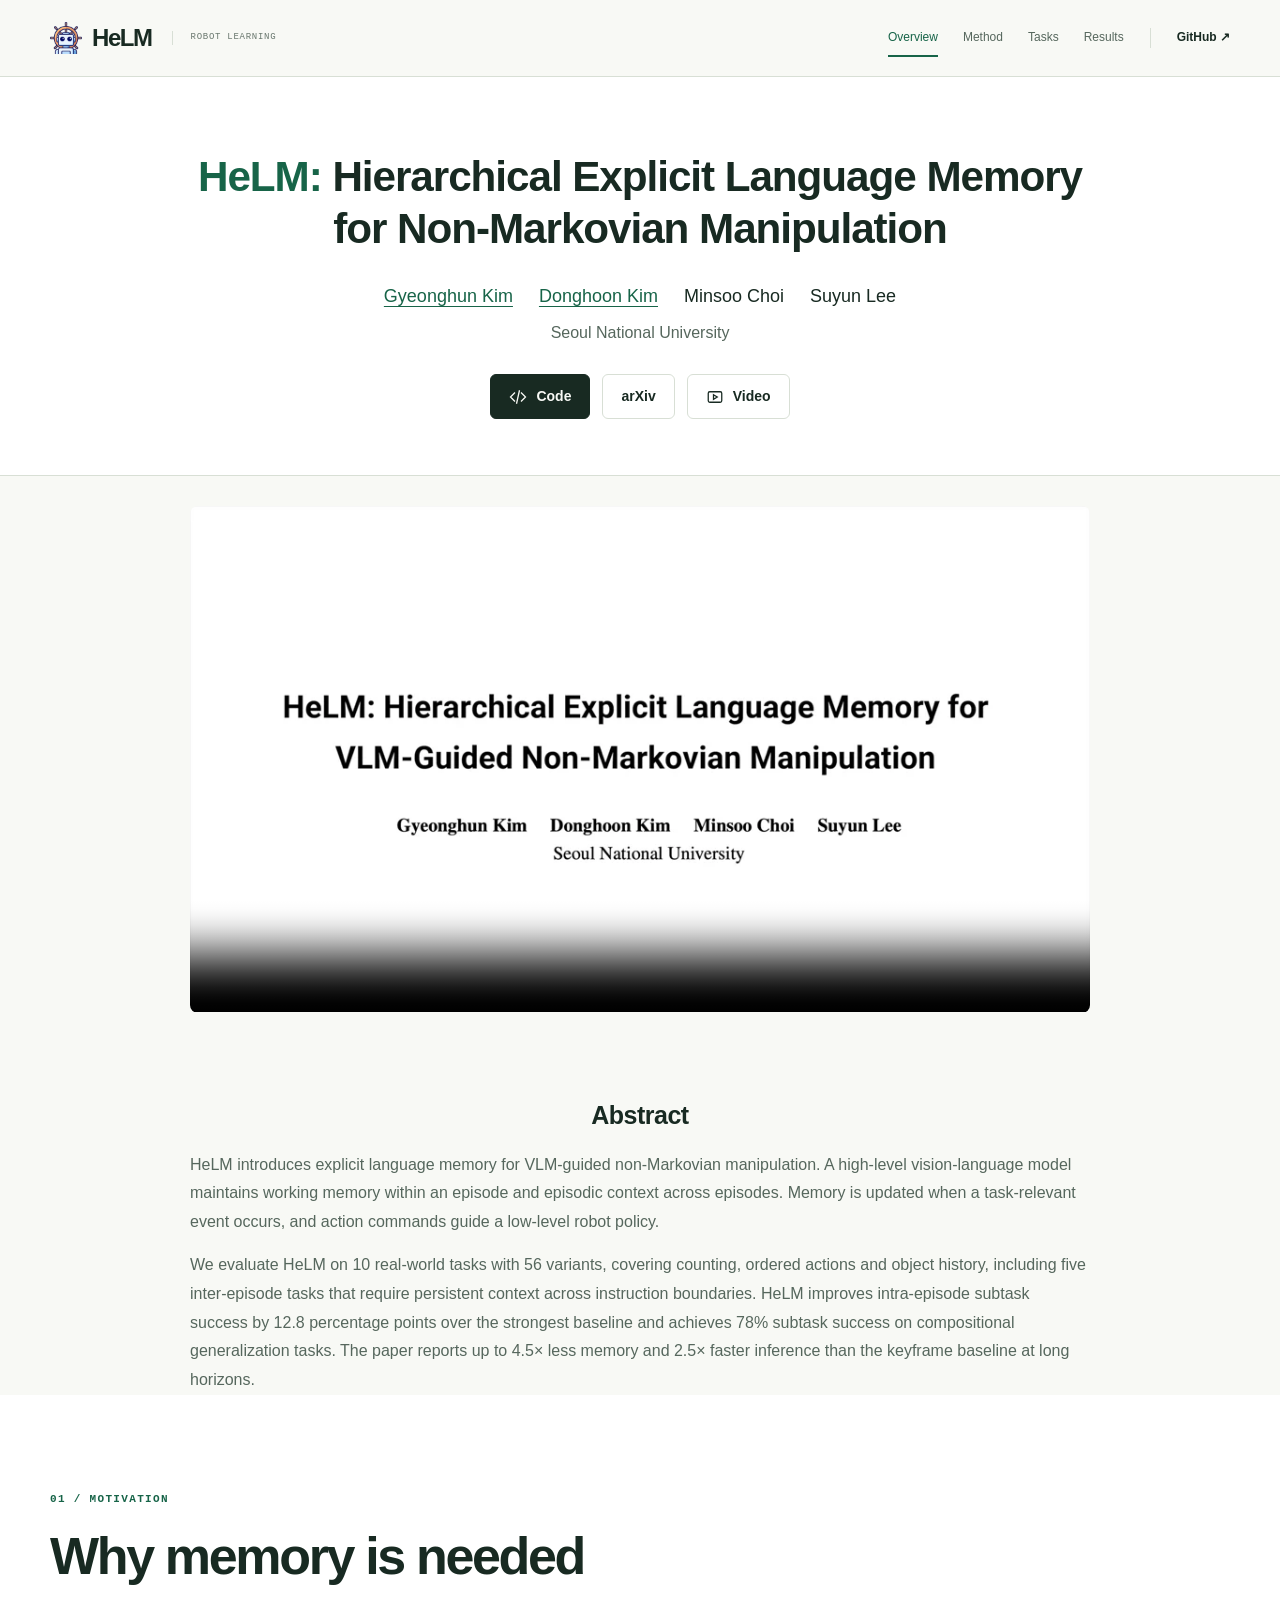
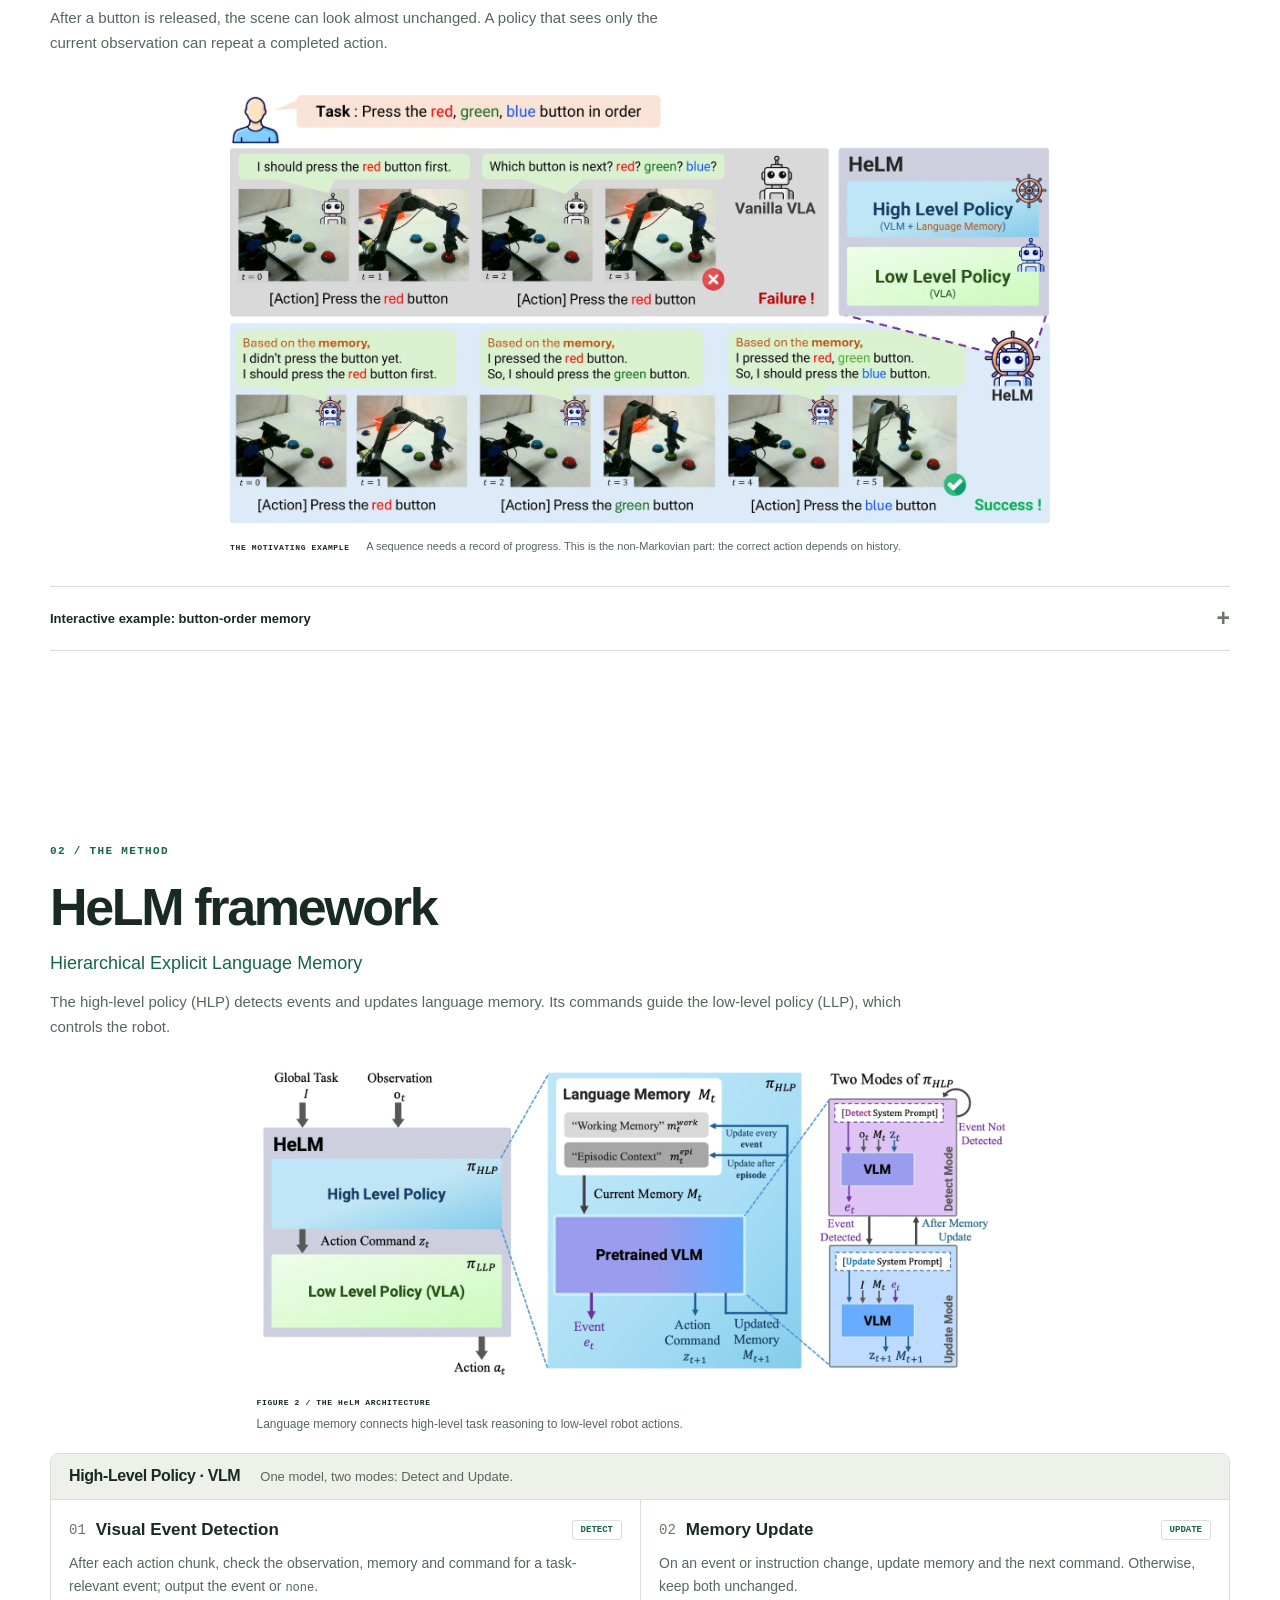
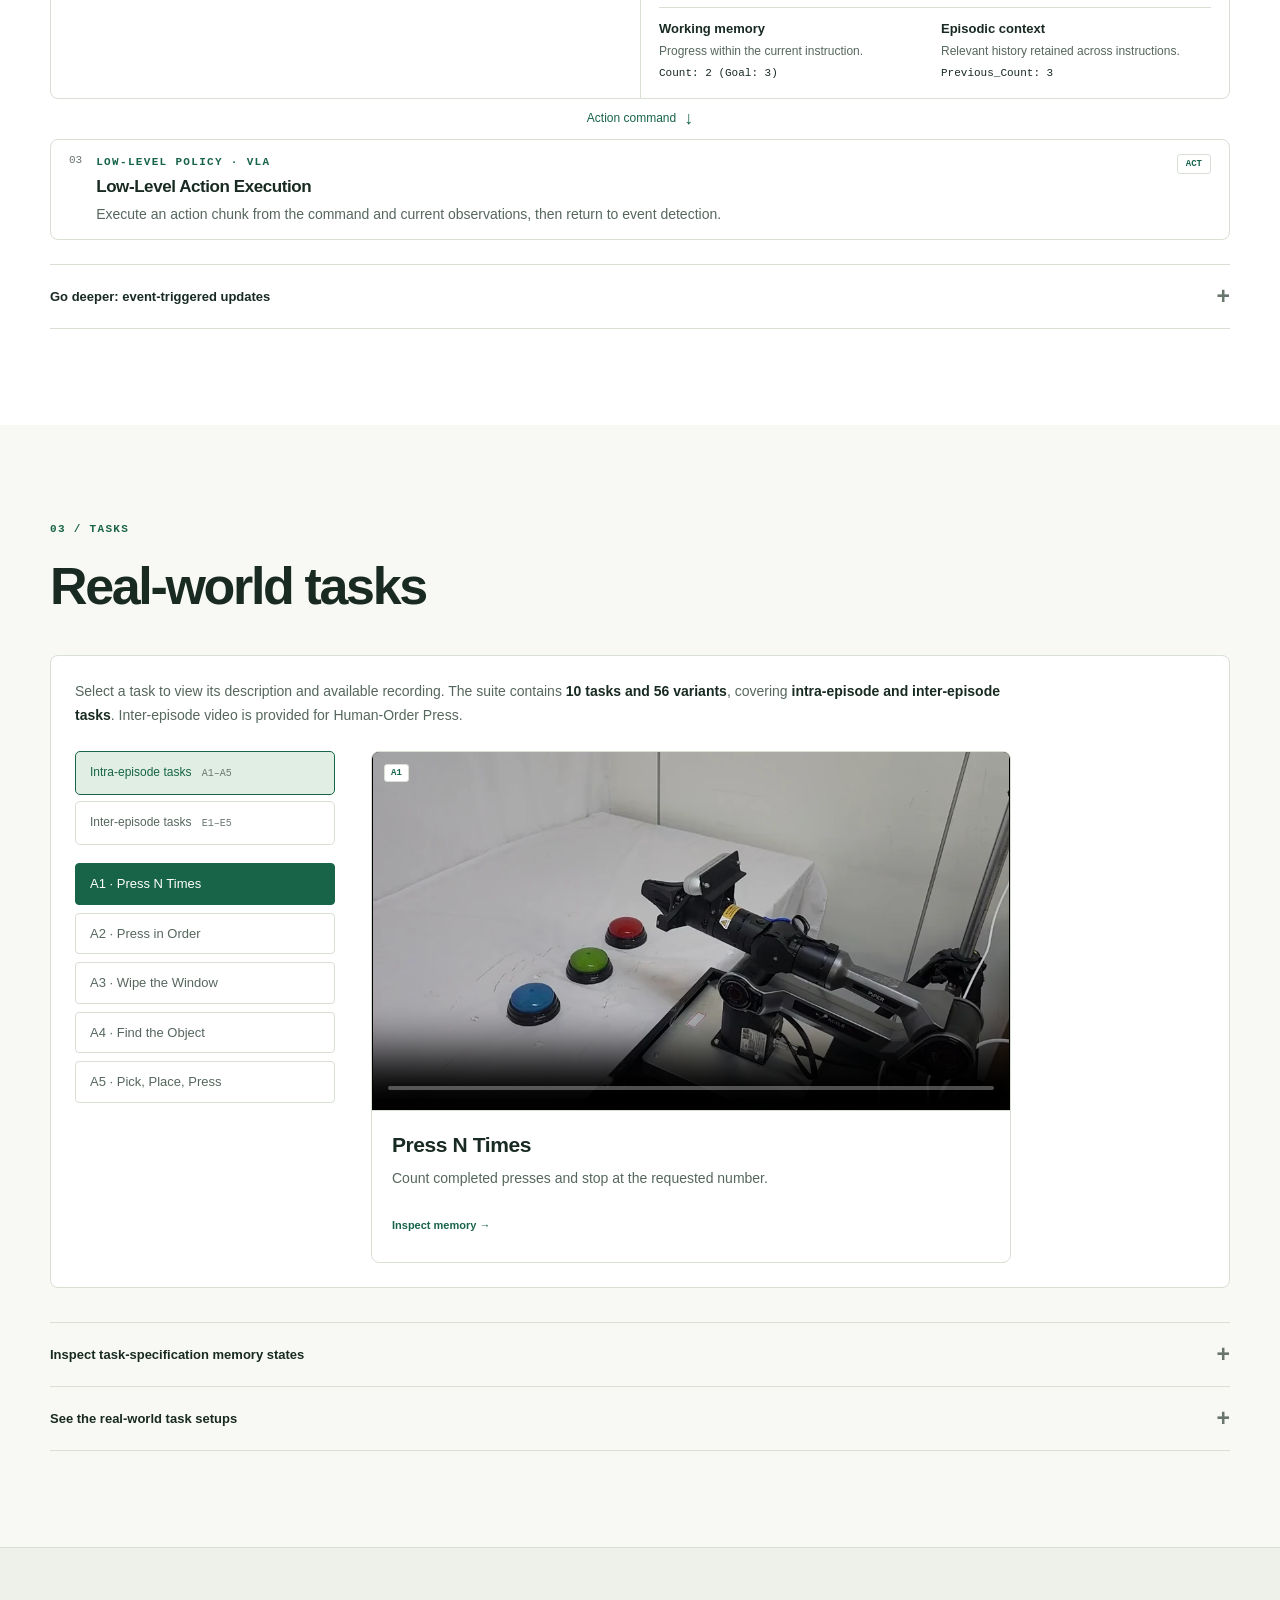
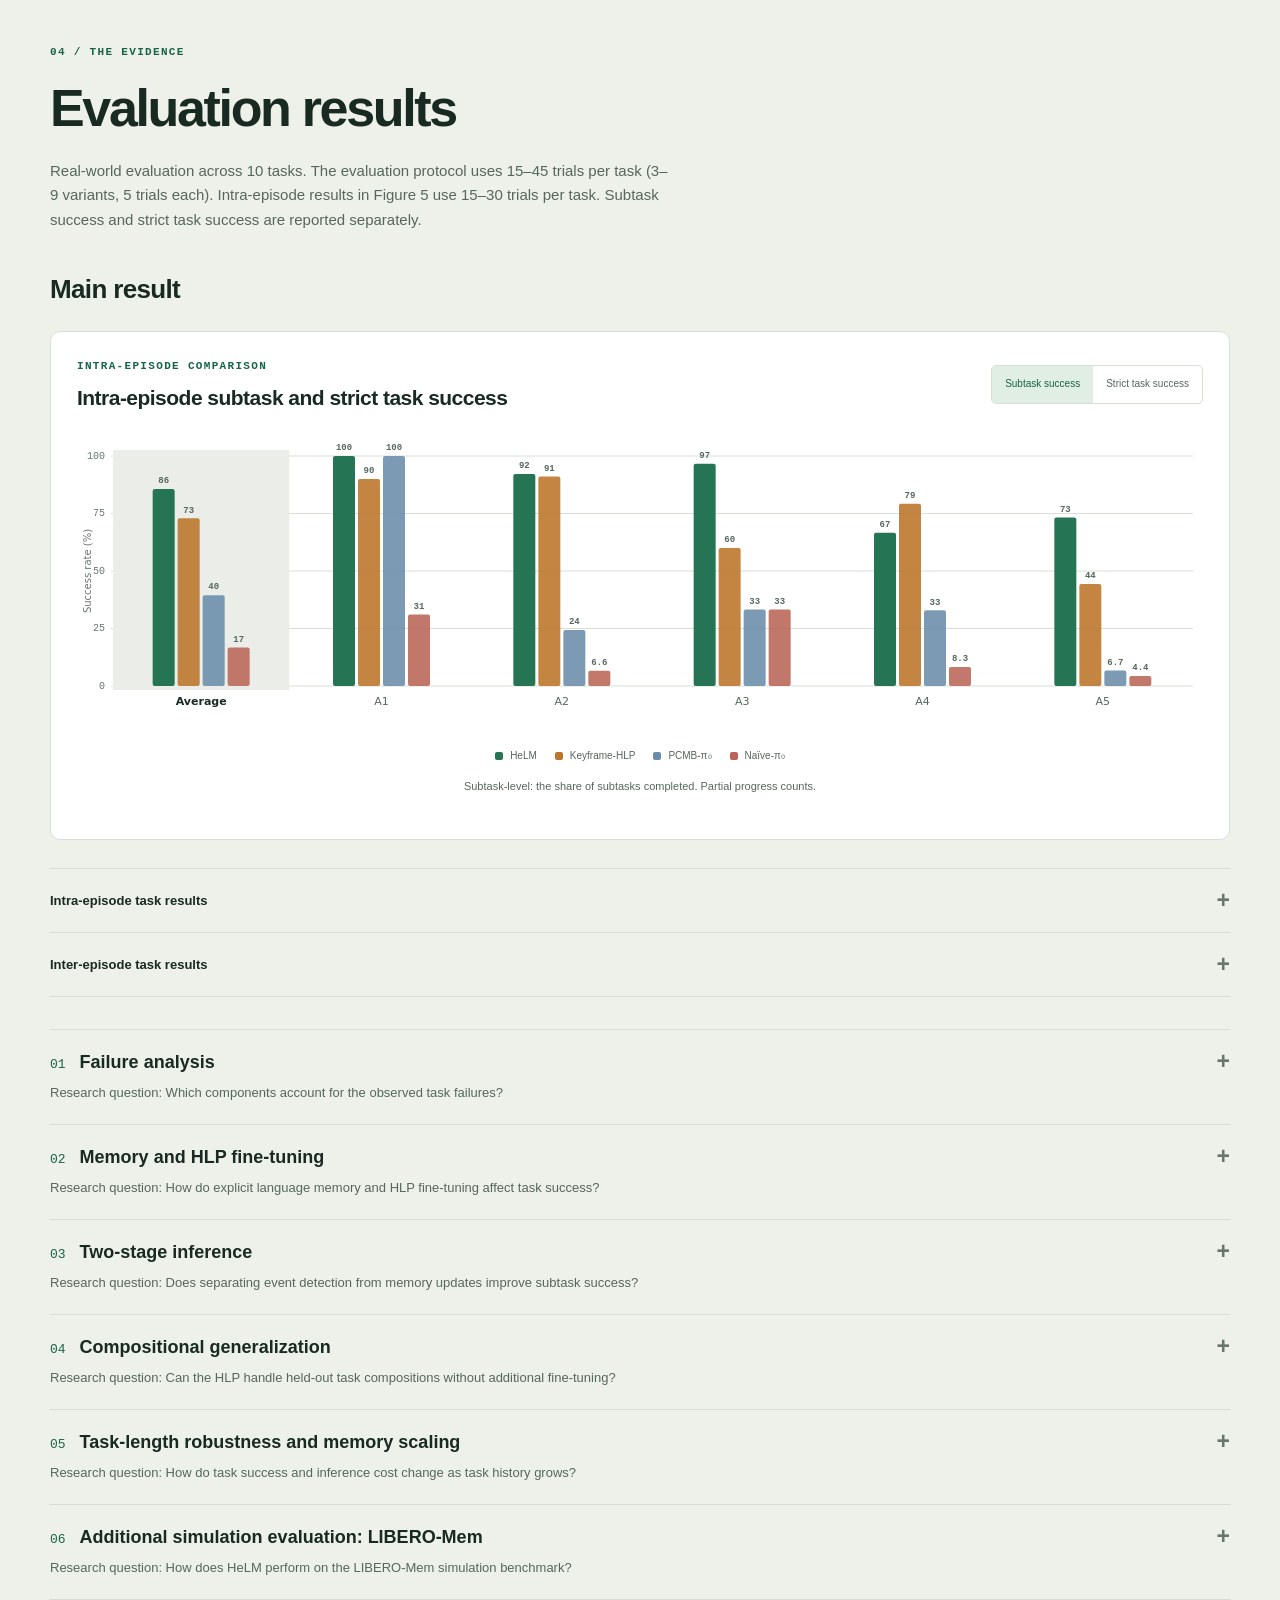
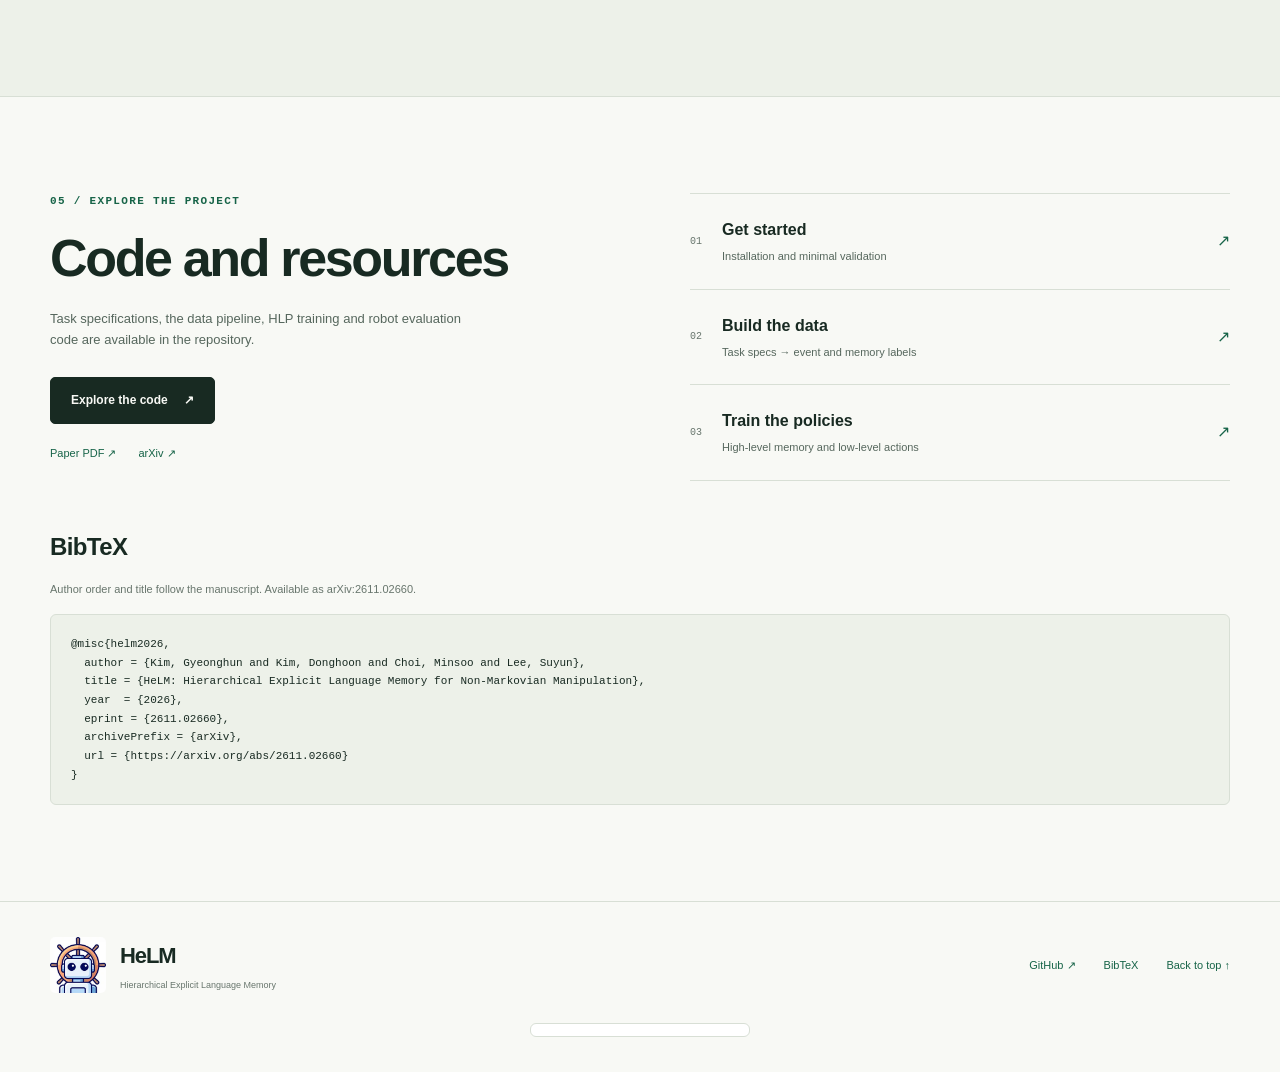
<file: docs/index.html>
<!DOCTYPE html>
<html lang="en">
<head>
<meta charset="utf-8">
<meta name="viewport" content="width=device-width, initial-scale=1">
<meta name="color-scheme" content="light">
<title>HeLM: Hierarchical Explicit Language Memory for Non-Markovian Manipulation</title>
<meta name="description" content="HeLM establishes explicit natural language as a memory representation for VLA-based robot manipulation, with a working-episodic structure and event-triggered updates.">

<!-- og:image must be an absolute URL — scrapers do not resolve relative paths.
     It is also a JPEG rather than the WebP source, since some scrapers
     (LinkedIn in particular) still do not render WebP previews. -->
<meta property="og:type" content="website">
<meta property="og:url" content="https://kimspacehuni.github.io/HeLM/">
<meta property="og:title" content="HeLM: Hierarchical Explicit Language Memory for Non-Markovian Manipulation">
<meta property="og:description" content="Explicit language as a memory representation for VLA-based manipulation. 12.8 percentage points higher intra-episode subtask success than the strongest baseline, 78% compositional generalization, and up to 4.5x less memory at long horizons.">
<meta property="og:image" content="https://kimspacehuni.github.io/HeLM/static/images/og_card.jpg">
<meta property="og:image:width" content="1200">
<meta property="og:image:height" content="626">
<meta property="og:image:alt" content="A vanilla VLA presses the red button twice and fails, while HeLM tracks progress in language memory and completes the red-green-blue sequence.">
<meta name="twitter:card" content="summary_large_image">


<link rel="stylesheet" href="static/css/style.css?v=compact-method-20261104">
<link rel="icon" type="image/png" href="static/images/favicon.png">
</head>
<body>
<a class="skip-link" href="#main">Skip to content</a>
<nav id="nav" aria-label="Main navigation">
  <div class="nav-inner">
    <a class="nav-brand" href="#top" aria-label="HeLM home"><img class="brand-mascot" src="static/images/mascot-mark.webp" width="32" height="32" alt="">HeLM<span class="brand-caption">ROBOT LEARNING</span></a>
    <div class="nav-links">
      <a href="#overview">Overview</a><a href="#method">Method</a><a href="#tasks">Tasks</a><a href="#results">Results</a>
    </div>
    <a class="nav-code" href="https://github.com/kimspacehuni/HeLM">GitHub <span aria-hidden="true">↗</span></a>
  </div>
</nav>
<main id="main" tabindex="-1">
<header class="hero" id="top">
  <div class="wrap paper-header">
    <h1 class="paper-title"><span class="paper-title-line"><span class="paper-acronym">HeLM:</span> Hierarchical Explicit Language Memory</span> <span class="paper-title-line">for Non-Markovian Manipulation</span></h1>
    <div class="paper-authors" aria-label="Authors"><a href="https://kimspacehuni.github.io/">Gyeonghun Kim</a><a href="https://scholar.google.com/citations?user=FKPOG1EAAAAJ&amp;hl=ko&amp;oi=sra">Donghoon Kim</a><span>Minsoo Choi</span><span>Suyun Lee</span></div><p class="paper-affiliation">Seoul National University</p>
    <div class="paper-links" aria-label="Paper resources">
      <a class="btn primary" href="https://github.com/kimspacehuni/HeLM"><svg viewBox="0 0 24 24" aria-hidden="true" fill="none" stroke="currentColor" stroke-width="1.7"><path d="m8 6-6 6 6 6M16 6l6 6-6 6M14 3l-4 18"/></svg>Code</a>
      <a class="btn paper-video" id="link-arxiv" href="https://arxiv.org/abs/2611.02660">arXiv</a>
      <a class="btn paper-video" href="#video"><svg viewBox="0 0 24 24" aria-hidden="true" fill="none" stroke="currentColor" stroke-width="1.7"><rect x="3" y="5" width="18" height="14" rx="2"/><path d="m10 9 5 3-5 3z"/></svg>Video</a>
    </div>
  </div>
</header>

<section id="video" class="section featured-demo" aria-label="HeLM demo video">
  <div class="wrap abstract-content"><div class="video-frame"><video controls preload="none" playsinline width="1920" height="1080" poster="static/images/videos/helm_demo.webp?v=projectpage-20261104" aria-label="HeLM demo video"><source src="static/videos/helm_demo.mp4?v=projectpage-20261104" type="video/mp4">Your browser does not support embedded video. <a href="static/videos/helm_demo.mp4?v=projectpage-20261104">Download the demo video.</a></video></div></div>
</section>


<section id="overview" class="paper-overview">
  <div class="wrap abstract-content">
    <h2>Abstract</h2>
    <p>HeLM introduces explicit language memory for VLM-guided non-Markovian manipulation. A high-level vision-language model maintains working memory within an episode and episodic context across episodes. Memory is updated when a task-relevant event occurs, and action commands guide a low-level robot policy.</p>
    <p>We evaluate HeLM on 10 real-world tasks with 56 variants, covering counting, ordered actions and object history, including five inter-episode tasks that require persistent context across instruction boundaries. HeLM improves intra-episode subtask success by 12.8 percentage points over the strongest baseline and achieves 78% subtask success on compositional generalization tasks. The paper reports up to 4.5× less memory and 2.5× faster inference than the keyframe baseline at long horizons.</p>
  </div>
</section>

<section id="problem" class="section motivation">
  <div class="wrap">
    <div class="section-heading"><p class="eyebrow">01 / MOTIVATION</p><h2>Why memory is needed</h2><p>After a button is released, the scene can look almost unchanged. A policy that sees only the current observation can repeat a completed action.</p></div>
    <figure class="paper-figure"><img src="static/figures/fig1_teaser.webp" alt="A vanilla policy repeats the red-button press, while HeLM remembers completed presses and follows the red, green, blue order." width="1800" height="939" loading="lazy"><figcaption><span class="figure-tag">THE MOTIVATING EXAMPLE</span> A sequence needs a record of progress. This is the non-Markovian part: the correct action depends on history.</figcaption></figure>
    <details class="research-detail sequence-example">
      <summary>Interactive example: button-order memory <span aria-hidden="true">+</span></summary>
      <div class="detail-content example-content"><div class="example-explanation"><h3>Progress determines the next action</h3><p>The instruction stays the same: press red, green, then blue. Select a step to see how the memory records completed presses and changes the next command.</p><p class="small-note">Photographs illustrate the selected button action. Progress and commands follow the task specification; photos are not synchronized rollout frames.</p></div>
    <div class="sequence-demo" role="region" aria-label="Button sequence example">
      <div class="example-visual"><div class="demo-topline"><span><span class="live-dot"></span> TASK-SPECIFICATION EXAMPLE</span><span class="mono">A2 / RGB</span></div>
      <div class="demo-instruction">“Press <span class="word-red">red</span>, <span class="word-green">green</span>, then <span class="word-blue">blue</span>.”</div>
      <div class="hero-scene"><div id="hero-scene"></div></div></div>
      <div class="example-controls">
      <div class="hero-memory" aria-live="polite" aria-atomic="true">
        <div class="memory-label"><span class="status-dot"></span> WHAT HeLM REMEMBERS</div>
        <p id="hero-progress">Progress: red</p>
        <div class="next-action"><span>Next action</span><strong id="hero-action">Press the green button <span aria-hidden="true">→</span></strong></div>
      </div>
      <div class="hero-stepper" role="group" aria-label="Example sequence step">
        <button type="button" data-hero-step="0" aria-pressed="false">Start</button>
        <button type="button" data-hero-step="1" aria-pressed="true">After red</button>
        <button type="button" data-hero-step="2" aria-pressed="false">After green</button>
        <button type="button" data-hero-step="3" aria-pressed="false">Done</button>
      </div>
      <p class="demo-hint">Select a step. The memory changes the next action.</p></div>
    </div>
      </div>
    </details>
  </div>
</section>

<section id="method" class="section method-section">
  <div class="wrap">
    <div class="section-heading"><p class="eyebrow">02 / THE METHOD</p><h2>HeLM framework</h2><p class="method-acronym">Hierarchical Explicit Language Memory</p><p>The high-level policy (HLP) detects events and updates language memory. Its commands guide the low-level policy (LLP), which controls the robot.</p></div>
    <figure class="method-figure">
      <div class="figure-scroll">
        <img src="static/figures/fig2_arch.webp" alt="HeLM architecture from the paper: the high-level policy reads the instruction, current observation and language memory, then sends action commands to the low-level VLA policy. Working memory tracks events; episodic context carries information across episodes. The shared VLM uses detect mode to watch for events and update mode to revise memory and the next command." width="1800" height="746" loading="lazy">
      </div>
      <figcaption><div><span class="figure-tag">FIGURE 2 / THE HeLM ARCHITECTURE</span><p>Language memory connects high-level task reasoning to low-level robot actions.</p></div></figcaption>
    </figure>
    <div class="policy-flow">
      <section class="hlp-policy" aria-labelledby="hlp-title">
        <div class="policy-heading"><h3 id="hlp-title">High-Level Policy · VLM</h3><p>One model, two modes: Detect and Update.</p></div>
        <ol class="hlp-steps">
          <li><span class="step-number">01</span><h4>Visual Event Detection</h4><p>After each action chunk, check the observation, memory and command for a task-relevant event; output the event or <code>none</code>.</p><span class="step-tag">DETECT</span></li>
          <li><span class="step-number">02</span><h4>Memory Update</h4><p>On an event or instruction change, update memory and the next command. Otherwise, keep both unchanged.</p><dl class="update-memory"><div><dt>Working memory</dt><dd>Progress within the current instruction.<code>Count: 2 (Goal: 3)</code></dd></div><div><dt>Episodic context</dt><dd>Relevant history retained across instructions.<code>Previous_Count: 3</code></dd></div></dl><span class="step-tag">UPDATE</span></li>
        </ol>
      </section>
      <div class="command-handoff">Action command <span aria-hidden="true">↓</span></div>
      <section class="llp-policy" aria-labelledby="llp-title"><span class="step-number">03</span><div><p class="eyebrow">LOW-LEVEL POLICY · VLA</p><h3 id="llp-title">Low-Level Action Execution</h3><p>Execute an action chunk from the command and current observations, then return to event detection.</p></div><span class="step-tag">ACT</span></section>
    </div>
    <details class="research-detail"><summary>Go deeper: event-triggered updates <span aria-hidden="true">+</span></summary><div class="detail-content"><p>Detect mode emits a task-relevant event or <code>none</code>. Update mode runs when an event is detected or the global instruction changes. Working memory tracks the current task; episodic context carries information across task boundaries.</p><figure class="paper-figure"><img src="static/figures/fig3_loop.webp?v=complete-20261104" alt="Detect and update calls across episodes, with working memory and episodic context updated at task events." width="1800" height="692" loading="lazy"><figcaption>The evaluation loop across intra-episode and inter-episode tasks.</figcaption></figure></div></details>
  </div>
</section>





<section id="tasks" class="section">
  <div class="wrap">
    <div class="section-heading"><p class="eyebrow">03 / TASKS</p><h2>Real-world tasks</h2></div>
    <div class="task-browser">
    <p class="task-intro">Select a task to view its description and available recording. The suite contains <strong>10 tasks and 56 variants</strong>, covering <strong>intra-episode and inter-episode tasks</strong>. Inter-episode video is provided for Human-Order Press.</p>
    <div class="task-sidebar">
    <div class="tabs" role="group" aria-label="Filter evaluation tasks"><button class="tab" type="button" data-filter="intra" aria-pressed="true">Intra-episode tasks <span>A1–A5</span></button><button class="tab" type="button" data-filter="inter" aria-pressed="false">Inter-episode tasks <span>E1–E5</span></button></div>
    <div id="task-choices" class="task-choices" role="group" aria-label="Choose one task"></div>
    </div>
    <div class="task-stage" id="task-grid"></div>
    </div>
    <noscript><p>A1–A5: counting, button order, window wiping, drawer search and pick/place/press. E1–E5: cumulative counting, human-demonstrated order, remaining-window wiping, remembered object location and original-position restoration.</p></noscript>

    <details id="memory" class="research-detail task-memory"><summary>Inspect task-specification memory states <span aria-hidden="true">+</span></summary><div class="detail-content"><p class="small-note">Select “Inspect memory” on a task to see its instructions, progress and memory states. These are task-specification examples, separate from the recorded videos. This explorer contains 51 repository variants; the paper evaluates 56 variants.</p>
    <div class="inspector" id="inspector" tabindex="0" role="region" aria-label="Interactive task memory explorer">
      <div class="insp-tabs" id="insp-tabs"></div>

      <div class="insp-head">
        <select id="insp-variant" aria-label="Task variant"></select>
        <div class="insp-instruction" id="insp-instruction" data-ep="Episode 1"></div>
      </div>

      <div class="insp-body">
        <div class="insp-scene"><div id="insp-scene"></div></div>
        <div class="insp-mem" id="insp-mem"></div>
      </div>

      <div class="insp-timeline" id="insp-timeline"></div>
      <div class="insp-controls">
        <button id="insp-play" type="button" aria-pressed="false" title="Play" aria-label="Play memory sequence">▶</button>
        <span class="insp-hint">Choose a task and variant. Play the sequence or select a step; use ← → when focused.</span>
      </div>
    </div>
    <p class="small-note explorer-note">Reference photographs switch to matching actions or outcomes when available; they are not synchronized rollout frames. Window regions use the robot’s frame. Missing drawer-specific photographs are marked as setup references. Progress and memory follow the task specifications. Playback timing is illustrative. For cross-episode memory, try E1 and follow the new-instruction marker.</p>
    </div></details>
    <details class="research-detail"><summary>See the real-world task setups <span aria-hidden="true">+</span></summary><div class="detail-content"><figure class="paper-figure task-setups-figure"><img src="static/figures/fig4_tasksuite.webp" alt="Real-world setups for five intra-episode tasks and five inter-episode tasks." width="1800" height="876" loading="lazy"><figcaption>Top: Intra-episode tasks (A1–A5). Bottom: Inter-episode tasks (E1–E5).</figcaption></figure></div></details>
  </div>
</section>

<section id="results" class="section tinted">
  <div class="wrap">
    <div class="section-heading"><p class="eyebrow">04 / THE EVIDENCE</p><h2>Evaluation results</h2><p>Real-world evaluation across 10 tasks. The evaluation protocol uses 15–45 trials per task (3–9 variants, 5 trials each). Intra-episode results in Figure 5 use 15–30 trials per task. Subtask success and strict task success are reported separately.</p></div>
    <div class="result-main" aria-labelledby="main-result-title"><h3 id="main-result-title">Main result</h3>
    <div class="result-chart-panel"><div class="chart-heading"><div><p class="eyebrow">INTRA-EPISODE COMPARISON</p><h3>Intra-episode subtask and strict task success</h3></div><div class="seg" role="group" aria-label="Success metric"><button type="button" data-metric="0" aria-pressed="true">Subtask success</button><button type="button" data-metric="1" aria-pressed="false">Strict task success</button></div></div><canvas id="chart-success" role="img" aria-label="Subtask and strict success rates for HeLM and three baselines across A1 to A5"></canvas><div class="legend"><span><i class="legend-ours"></i>HeLM</span><span><i class="legend-key"></i>Keyframe-HLP</span><span><i class="legend-pcmb"></i>PCMB-π₀</span><span><i class="legend-naive"></i>Naïve-π₀</span></div><p class="diagram-note" id="chart-success-note" aria-live="polite"></p></div>
<details class="research-detail"><summary>Intra-episode task results <span aria-hidden="true">+</span></summary><div class="detail-content"><figure class="result-paper-panel"><a class="result-paper-image" href="static/figures/results/table8_strict.png" target="_blank" rel="noopener" aria-label="Open Table 8 · Intra-episode strict task success (%) at full size"><img src="static/figures/results/table8_strict.png" width="1182" height="308" alt="Strict task success (%): HeLM 81.3 average; Keyframe-HLP 29.3; PCMB-π₀ and Naïve-π₀ 0.0. Full A1–A5 values are preserved in the paper table." loading="lazy" decoding="async"></a><figcaption>Table 8 · Intra-episode strict task success (%) <a href="static/figures/results/table8_strict.png" target="_blank" rel="noopener">View full size ↗</a></figcaption></figure><p>The bar chart above presents both subtask success (Figure 5) and strict task success. Strict success requires correct order and proper termination.</p></div></details>
<details class="research-detail"><summary>Inter-episode task results <span aria-hidden="true">+</span></summary><div class="detail-content"><figure class="result-paper-panel"><a class="result-paper-image" href="static/figures/results/table1_inter.png" target="_blank" rel="noopener" aria-label="Open Table 1 · Inter-episode subtask success (%) at full size"><img src="static/figures/results/table1_inter.png" width="1184" height="235" alt="Inter-episode subtask success (%), E1–E5: HeLM 90.5, 87.7, 90.0, 80.0, 97.7 (average 89.2); Keyframe-HLP 27.6, 0.0, 33.3, 0.0, 22.2 (average 16.6)." loading="lazy" decoding="async"></a><figcaption>Table 1 · Inter-episode subtask success (%) <a href="static/figures/results/table1_inter.png" target="_blank" rel="noopener">View full size ↗</a></figcaption></figure><p>★ indicates failure to terminate. PCMB-π₀ and Naïve-π₀ reset their internal states at episode boundaries and are excluded from this comparison.</p></div></details>
    </div>
<details class="research-detail result-experiment" id="experiment-1"><summary><span class="experiment-heading"><span class="experiment-title"><span class="experiment-number">01</span>Failure analysis</span><span class="research-question">Research question: Which components account for the observed task failures?</span></span><span aria-hidden="true">+</span></summary><div class="detail-content"><figure class="result-paper-panel result-paper-wide"><a class="result-paper-image" href="static/figures/results/table7_failure.png" target="_blank" rel="noopener" aria-label="Open Table 7 · Failure analysis on intra-episode tasks at full size"><img src="static/figures/results/table7_failure.png" width="1828" height="413" alt="Paper breakdown of Low-Level, Detection, Order and Termination failures for HeLM and Keyframe-HLP on A1–A5." loading="lazy" decoding="async"></a><figcaption>Table 7 · Failure analysis on intra-episode tasks <a href="static/figures/results/table7_failure.png" target="_blank" rel="noopener">View full size ↗</a></figcaption></figure><p>The main-text analysis identifies Detection and Low-Level Execution as the dominant HeLM failure categories; Termination failures were not observed. Table 7 provides the per-task breakdown.</p></div></details>
<details class="research-detail result-experiment" id="experiment-2"><summary><span class="experiment-heading"><span class="experiment-title"><span class="experiment-number">02</span>Memory and HLP fine-tuning</span><span class="research-question">Research question: How do explicit language memory and HLP fine-tuning affect task success?</span></span><span aria-hidden="true">+</span></summary><div class="detail-content"><figure class="result-paper-panel"><a class="result-paper-image" href="static/figures/results/table2_memory.png" target="_blank" rel="noopener" aria-label="Open Table 2 · Memory and HLP fine-tuning ablations at full size"><img src="static/figures/results/table2_memory.png" width="1305" height="366" alt="LIBERO-Mem task success: π₀.₅ 36.5 average; HLP without memory 12.0; HLP with memory without fine-tuning 8.5; HeLM 58.5." loading="lazy" decoding="async"></a><figcaption>Table 2 · Memory and HLP fine-tuning ablations <a href="static/figures/results/table2_memory.png" target="_blank" rel="noopener">View full size ↗</a></figcaption></figure><p>All configurations use π₀.₅ as LLP. On T3–T8, HeLM achieves 45.8% task success, while both HLP ablations achieve 0%.</p></div></details>
<details class="research-detail result-experiment" id="experiment-3"><summary><span class="experiment-heading"><span class="experiment-title"><span class="experiment-number">03</span>Two-stage inference</span><span class="research-question">Research question: Does separating event detection from memory updates improve subtask success?</span></span><span aria-hidden="true">+</span></summary><div class="detail-content"><figure class="result-paper-panel"><a class="result-paper-image" href="static/figures/results/table3_two_stage.png" target="_blank" rel="noopener" aria-label="Open Table 3 · Two-stage inference ablation at full size"><img src="static/figures/results/table3_two_stage.png" width="1347" height="221" alt="Real-world A1–A5 subtask success: one-stage inference 67.7% average; HeLM two-stage inference 85.7%." loading="lazy" decoding="async"></a><figcaption>Table 3 · Two-stage inference ablation <a href="static/figures/results/table3_two_stage.png" target="_blank" rel="noopener">View full size ↗</a></figcaption></figure><p>The one-stage variant jointly predicts events, memory and commands at each HLP call. HeLM separates event detection from event-triggered updates.</p></div></details>
<details class="research-detail result-experiment" id="experiment-4"><summary><span class="experiment-heading"><span class="experiment-title"><span class="experiment-number">04</span>Compositional generalization</span><span class="research-question">Research question: Can the HLP handle held-out task compositions without additional fine-tuning?</span></span><span aria-hidden="true">+</span></summary><div class="detail-content"><figure class="result-paper-panel"><a class="result-paper-image" href="static/figures/results/table4_generalization.png" target="_blank" rel="noopener" aria-label="Open Table 4 · Compositional generalization at full size"><img src="static/figures/results/table4_generalization.png" width="1252" height="221" alt="Held-out A1′–A5′ subtask success: Keyframe-HLP 65.7% average; HeLM 78.0%. Stars mark failure to terminate." loading="lazy" decoding="async"></a><figcaption>Table 4 · Compositional generalization <a href="static/figures/results/table4_generalization.png" target="_blank" rel="noopener">View full size ↗</a></figcaption></figure><p>Held-out variants combine learned subtasks without additional HLP fine-tuning. ★ indicates failure to terminate.</p></div></details>
<details class="research-detail result-experiment" id="experiment-5"><summary><span class="experiment-heading"><span class="experiment-title"><span class="experiment-number">05</span>Task-length robustness and memory scaling</span><span class="research-question">Research question: How do task success and inference cost change as task history grows?</span></span><span aria-hidden="true">+</span></summary><div class="detail-content"><figure class="result-paper-panel"><a class="result-paper-image" href="static/figures/fig6_scaling.webp" target="_blank" rel="noopener" aria-label="Open Figure 6 at full size"><img src="static/figures/fig6_scaling.webp" width="1800" height="520" alt="Paper Figure 6: task-length robustness, inference latency and GPU memory scaling." loading="lazy" decoding="async"></a><figcaption>Figure 6 · Task-length robustness and memory scaling. <a href="static/figures/fig6_scaling.webp" target="_blank" rel="noopener">View full size ↗</a></figcaption></figure><p>A1 remains at 100% through seven subtasks; A2 ranges from 77% to 100%. At long horizons, the paper reports up to 4.5× less memory and 2.5× faster inference than Keyframe-HLP with the same Qwen2.5-VL-7B HLP backbone.</p></div></details>
<details class="research-detail result-experiment" id="experiment-6"><summary><span class="experiment-heading"><span class="experiment-title"><span class="experiment-number">06</span>Additional simulation evaluation: LIBERO-Mem</span><span class="research-question">Research question: How does HeLM perform on the LIBERO-Mem simulation benchmark?</span></span><span aria-hidden="true">+</span></summary><div class="detail-content"><figure class="result-paper-panel result-paper-wide"><a class="result-paper-image" href="static/figures/results/table11_libero.png" target="_blank" rel="noopener" aria-label="Open Table 11 · Additional LIBERO-Mem evaluation at full size"><img src="static/figures/results/table11_libero.png" width="1753" height="601" alt="Full per-task LIBERO-Mem results, distinguishing published baseline rows from the authors’ additional π₀.₅ and HeLM evaluation. HeLM averages 58.5%, compared with 36.5% for π₀.₅." loading="lazy" decoding="async"></a><figcaption>Table 11 · Additional LIBERO-Mem evaluation <a href="static/figures/results/table11_libero.png" target="_blank" rel="noopener">View full size ↗</a></figcaption></figure><p>Per-task simulation results complement the real-world experiments. The table separates baselines reported by the LIBERO-Mem paper from the authors’ additional evaluation.</p></div></details>
  </div>
</section>

<section id="resources" class="section resources-section">
  <div class="wrap">
    <div class="resource-layout"><div><p class="eyebrow">05 / EXPLORE THE PROJECT</p><h2>Code and resources</h2><p>Task specifications, the data pipeline, HLP training and robot evaluation code are available in the repository.</p><a class="btn primary" href="https://github.com/kimspacehuni/HeLM">Explore the code <span aria-hidden="true">↗</span></a><div class="publication-status"><a id="link-paper" href="https://arxiv.org/pdf/2611.02660">Paper PDF ↗</a><a href="https://arxiv.org/abs/2611.02660">arXiv ↗</a></div></div><div class="repo-paths"><a href="https://github.com/kimspacehuni/HeLM#installation"><span>01</span><div><strong>Get started</strong><p>Installation and minimal validation</p></div><b aria-hidden="true">↗</b></a><a href="https://github.com/kimspacehuni/HeLM/tree/main/helm_datasets"><span>02</span><div><strong>Build the data</strong><p>Task specs → event and memory labels</p></div><b aria-hidden="true">↗</b></a><a href="https://github.com/kimspacehuni/HeLM/tree/main/train"><span>03</span><div><strong>Train the policies</strong><p>High-level memory and low-level actions</p></div><b aria-hidden="true">↗</b></a></div></div>
    <section class="citation" id="bibtex" aria-labelledby="bibtex-title"><h3 id="bibtex-title">BibTeX</h3><div class="citation-content"><p class="small-note">Author order and title follow the manuscript. Available as arXiv:2611.02660.</p><pre class="bibtex">@misc{helm2026,
  author = {Kim, Gyeonghun and Kim, Donghoon and Choi, Minsoo and Lee, Suyun},
  title = {HeLM: Hierarchical Explicit Language Memory for Non-Markovian Manipulation},
  year  = {2026},
  eprint = {2611.02660},
  archivePrefix = {arXiv},
  url = {https://arxiv.org/abs/2611.02660}
}</pre></div></section>
  </div>
</section>
</main>
<footer><div class="wrap"><div class="footer-line"><a class="footer-brand" href="#top"><img src="static/images/mascot-signature.webp" width="56" height="56" alt="" loading="lazy" decoding="async"><span class="footer-wordmark">HeLM<span>Hierarchical Explicit Language Memory</span></span></a><div><a href="https://github.com/kimspacehuni/HeLM">GitHub ↗</a><a href="#bibtex">BibTeX</a><a href="#top">Back to top ↑</a></div></div>
    <div class="visitor-map">
      <script type="text/javascript" id="mapmyvisitors"
              src="https://mapmyvisitors.com/map.js?d=zyACUZDSkuwMUGC7j7OLKvxJfzu4zt9VYG7eCGiAVt4&cl=ffffff&w=a"></script>
    </div>
</div></footer>
<script src="static/js/viz.js"></script>
<script src="static/js/scene.js"></script>
<script src="static/js/traces.js?v=task-selector-20261102"></script>
<script src="static/js/hero.js"></script>
<script src="static/js/inspector.js?v=task-selector-20261102"></script>
<script src="static/js/charts.js?v=task-selector-20261102"></script>
<script src="static/js/main.js?v=silent-20261108"></script>
<script src="static/js/videos.js?v=task-selector-20261102"></script>
</body>
</html>
</file>
<file: docs/static/css/style.css>
/* HeLM: an introduction first, research detail on demand. */
:root {

  color-scheme: light;
  --bg: #f8f9f5; --bg-soft: #edf1e9; --bg-card: #fff; --fg: #182a22;
  --fg-muted: #56675d; --fg-faint: #68766d; --border: #d8dfd5;
  --accent: #176448; --accent-soft: #e1eee3; --ours: #176448;
  --shadow: 0 18px 56px -32px #18372735; --radius: 12px; --maxw: 1180px;
  --viz-track: #e9eee6; --c-ours: #257555; --c-keyframe: #bc752a;
  --c-pcmb: #6a8caa; --c-naive: #ba6557; --c-detect: #8166a5; --c-update: #257555;
  --c-blue: #477fcb; --c-green: #4a9a64; --c-red: #ce6058;
  --c-plate-white: #dfe6dd; --c-orange: #c58438; --c-banana: #d7b64b;
}
* { box-sizing: border-box; }
html { scroll-behavior: smooth; scroll-padding-top: 90px; }
body { margin: 0; background: var(--bg); color: var(--fg); font: 16px/1.65 -apple-system, BlinkMacSystemFont, "Segoe UI", Helvetica, Arial, sans-serif; -webkit-font-smoothing: antialiased; }
a { color: var(--accent); text-decoration: none; text-underline-offset: 4px; }
a:hover { text-decoration: underline; }
button, input, select { font: inherit; }
button { cursor: pointer; }
button, a, summary, input, select, [tabindex] { -webkit-tap-highlight-color: transparent; }
:focus-visible { outline: 3px solid var(--accent); outline-offset: 5px; }
::selection { color: var(--fg); background: var(--accent-soft); }
.wrap { width: min(100% - 80px, var(--maxw)); margin: 0 auto; }
h1,h2,h3,h4,p { margin: 0; }
h1,h2,h3,h4 { font-weight: 600; }
h2 { font-size: clamp(32px, 4.2vw, 52px); line-height: 1.12; letter-spacing: -.045em; }
h3 { font-size: 23px; line-height: 1.3; letter-spacing: -.025em; }
p { color: var(--fg-muted); }
p + p { margin-top: 14px; }
code,pre,.mono { font-family: "SFMono-Regular", Consolas, "Liberation Mono", monospace; }
code { font-size: .86em; }
canvas { display: block; width: 100%; }
.skip-link { position: fixed; top: 10px; left: 20px; z-index: 100; padding: 10px 20px; background: var(--bg-card); transform: translateY(-150%); }
.skip-link:focus { transform: none; }
.eyebrow { color: var(--accent); font: 600 11px/1.6 "SFMono-Regular", Consolas, monospace; letter-spacing: .12em; }
.status-dot,.live-dot { display: inline-block; width: 6px; height: 6px; margin-right: 8px; background: var(--accent); border-radius: 50%; vertical-align: 1px; }
#nav { position: sticky; top: 0; z-index: 40; background: var(--bg); border-bottom: 1px solid var(--border); }
.nav-inner { min-height: 76px; width: min(100% - 80px, var(--maxw)); margin: auto; display: flex; align-items: center; gap: 26px; }
.nav-brand { display: flex; align-items: center; gap: 10px; margin-right: auto; color: var(--fg); font-weight: 750; font-size: 24px; letter-spacing: -.06em; }
.nav-brand:hover { text-decoration: none; }
.brand-caption { margin-left: 10px; padding-left: 18px; border-left: 1px solid var(--border); font: 500 9px/1.5 "SFMono-Regular", monospace; letter-spacing: .08em; color: var(--fg-faint); }
.nav-links { display: flex; gap: 25px; }
.nav-links a { color: var(--fg-muted); font-size: 12px; position: relative; padding: 24px 0; }
.nav-links a.is-on { color: var(--accent); }
.nav-links a.is-on::after { content: ''; position: absolute; bottom: 15px; left: 0; right: 0; height: 2px; background: var(--accent); }
.nav-code { font-size: 12px; font-weight: 650; color: var(--fg); border-left: 1px solid var(--border); padding-left: 26px; }
.btn { display: inline-flex; align-items: center; justify-content: center; gap: 16px; padding: 13px 20px; font-size: 12px; font-weight: 600; border: 1px solid var(--fg); border-radius: 5px; }
.btn.primary { color: var(--bg); background: var(--fg); }
.btn:hover { text-decoration: none; opacity: .88; }
.play-icon { font-size: 9px; }
.text-link { display: inline-flex; align-items: center; gap: 16px; font-size: 12px; font-weight: 600; color: var(--fg); }
.sequence-demo { min-width: 0; background: var(--bg-card); border: 1px solid var(--border); border-radius: 12px; padding: 20px; box-shadow: var(--shadow); transform: rotate(1deg); }
.demo-topline { display: flex; justify-content: space-between; gap: 12px; color: var(--fg-faint); font: 500 8px/1.5 "SFMono-Regular", monospace; letter-spacing: .04em; }
.demo-topline .mono { white-space: nowrap; }
.demo-instruction { font-size: 20px; line-height: 1.4; letter-spacing: -.025em; font-weight: 550; margin: 21px 0 5px; }
.word-red { color: var(--c-red); }.word-green { color: var(--c-green); }.word-blue { color: var(--c-blue); }
.hero-scene { position: relative; background: var(--bg-soft); border: 1px solid var(--border); border-radius: 6px; margin-top: 16px; overflow: hidden; }
.hero-memory { background: var(--accent-soft); border: 1px solid var(--border); border-radius: 6px; padding: 17px; margin-top: 10px; }
.memory-label { color: var(--accent); font: 600 9px "SFMono-Regular", monospace; letter-spacing: .07em; }
#hero-progress { font: 500 16px/1.5 "SFMono-Regular", monospace; color: var(--fg); margin-top: 13px; min-height: 24px; }
.next-action { display: flex; justify-content: space-between; gap: 12px; margin-top: 14px; padding-top: 12px; border-top: 1px solid var(--border); font-size: 10px; color: var(--fg-muted); }
.next-action strong { color: var(--accent); font-weight: 650; text-align: right; }
.hero-stepper { display: grid; grid-template-columns: repeat(4, 1fr); gap: 5px; margin-top: 16px; }
.hero-stepper button { padding: 8px 3px; font-size: 10px; border: 1px solid var(--border); background: var(--bg-card); color: var(--fg-muted); border-radius: 4px; }
.hero-stepper button[aria-pressed="true"] { color: var(--bg); background: var(--accent); border-color: var(--accent); }
.demo-hint { font-size: 10px; margin-top: 10px; text-align: center; }
.section { padding: 96px 0; }
.tinted { background: var(--bg-soft); border-block: 1px solid var(--border); }
.section-heading { max-width: 720px; margin-bottom: 40px; }
.section-heading h2 { margin-top: 18px; }
.section-heading > p:last-child { max-width: 620px; margin-top: 21px; font-size: 15px; }
.heading-split { max-width: none; display: grid; grid-template-columns: 1.2fr 1fr; gap: 100px; align-items: end; }
.heading-split > p:last-child { margin: 0; }
.comparison-copy { display: grid; grid-template-columns: 1fr 1fr; gap: 48px; margin: 45px 0 32px; }
.comparison-copy > div { border-top: 2px solid var(--border); padding-top: 18px; }
.comparison-copy > div:last-child { border-color: var(--accent); }
.comparison-label { font: 600 9px "SFMono-Regular", monospace; letter-spacing: .1em; color: var(--fg-faint); }
.comparison-label.is-ours { color: var(--accent); }
.comparison-copy h3 { margin-top: 12px; font-size: 23px; }
.comparison-copy p { font-size: 13px; margin-top: 10px; max-width: 440px; }
figure { margin: 0; }
.paper-figure img { display: block; width: 100%; height: auto; background: #fff; border: 0; border-radius: 0; }
figcaption { font-size: 11px; color: var(--fg-muted); margin-top: 14px; line-height: 1.7; }
.figure-tag { font: 600 8px "SFMono-Regular", monospace; letter-spacing: .08em; color: var(--fg); margin-right: 14px; }
.method-steps { display: grid; grid-template-columns: repeat(3, 1fr); padding: 0; margin: 48px 0 60px; list-style: none; border-block: 1px solid var(--border); }
.method-steps li { padding: 26px 30px 26px 0; position: relative; }
.method-steps li + li { border-left: 1px solid var(--border); padding-left: 30px; }
.step-number { font: 500 11px "SFMono-Regular", monospace; color: var(--fg-faint); }
.method-steps h3 { font-size: 21px; margin-top: 20px; }
.method-steps p { font-size: 15px; margin-top: 12px; }
.step-tag { display: inline-block; margin-top: 24px; font: 600 9px "SFMono-Regular", monospace; color: var(--accent); border: 1px solid var(--border); border-radius: 3px; padding: 4px 8px; }
.memory-definition { display: flex; gap: 16px; margin-bottom: 24px; }
.definition-index { font: italic 22px Georgia, serif; color: var(--accent); }
.memory-definition h3 { font-size: 20px; }
.memory-definition p { font-size: 15px; margin: 4px 0 10px; }
.memory-definition code { font-size: 11px; background: var(--bg-card); padding: 7px 10px; display: inline-block; border: 1px solid var(--border); border-radius: 4px; }
.small-note { font-size: 11px; color: var(--fg-faint); line-height: 1.65; }
.research-detail { border-bottom: 1px solid var(--border); }
.research-detail:first-of-type { border-top: 1px solid var(--border); }
.research-detail > summary { padding: 20px 0; list-style: none; font-size: 13px; font-weight: 550; display: flex; align-items: center; justify-content: space-between; gap: 20px; cursor: pointer; }
.research-detail > summary::-webkit-details-marker { display: none; }
.research-detail > summary > span[aria-hidden="true"] { font-size: 23px; line-height: 1; color: var(--fg-faint); transition: transform .2s; }
.research-detail[open] > summary > span[aria-hidden="true"] { transform: rotate(45deg); }
.detail-content { padding: 8px 0 28px; }
.detail-content > p { font-size: 13px; margin-bottom: 20px; max-width: 820px; }
.detail-content .paper-figure { margin-top: 20px; }
.explorer-guide { display: flex; flex-wrap: wrap; gap: 24px; padding-bottom: 16px; font-size: 11px; color: var(--fg-muted); }
.explorer-guide b { color: var(--accent); margin-right: 8px; }
.explorer-note { margin-top: 16px; max-width: 800px; }
.inspector {
  background: var(--bg-card);
  border: 1px solid var(--border);
  border-radius: var(--radius);
  box-shadow: var(--shadow);
  overflow: hidden;
}

.insp-tabs {
  display: flex;
  flex-wrap: wrap;
  gap: 18px;
  align-items: center;
  padding: 12px 16px;
  border-bottom: 1px solid var(--border);
  background: var(--bg-soft);
}
.insp-tabgroup { display: flex; align-items: center; gap: 5px; }
.insp-tabcap {
  font-size: 11px;
  text-transform: uppercase;
  letter-spacing: .06em;
  color: var(--fg-faint);
  margin-right: 4px;
}
.insp-tab {
  border: 1px solid var(--border);
  background: var(--bg-card);
  color: var(--fg-muted);
  font: inherit;
  font-size: 12.5px;
  font-weight: 650;
  font-family: ui-monospace, SFMono-Regular, Menlo, monospace;
  padding: 4px 9px;
  border-radius: 6px;
  cursor: pointer;
  transition: all .12s ease;
}
.insp-tab:hover { border-color: var(--fg-faint); color: var(--fg); }
.insp-tab[aria-pressed="true"] {
  background: var(--accent); border-color: var(--accent); color: #fff;
}

.insp-head {
  display: flex;
  gap: 14px;
  align-items: center;
  padding: 12px 16px;
  border-bottom: 1px solid var(--border);
}
.insp-head select {
  font: inherit;
  font-size: 13.5px;
  padding: 5px 10px;
  border-radius: 8px;
  border: 1px solid var(--border);
  background: var(--bg-card);
  color: var(--fg);
  cursor: pointer;
}
.insp-instruction {
  font-size: 13.5px;
  color: var(--fg-muted);
  line-height: 1.45;
  flex: 1;
  min-width: 0;
}
.insp-instruction::before {
  content: attr(data-ep);
  display: inline-block;
  font-size: 10.5px;
  font-weight: 700;
  letter-spacing: .05em;
  text-transform: uppercase;
  color: var(--accent);
  background: var(--accent-soft);
  border-radius: 5px;
  padding: 1px 7px;
  margin-right: 8px;
  vertical-align: 1px;
}

.insp-body {
  display: grid;
  grid-template-columns: minmax(0, 5fr) minmax(0, 6fr);
  gap: 0;
}
.insp-scene {
  border-right: 1px solid var(--border);
  background: var(--bg-soft);
  padding: 10px;
  display: flex;
  align-items: center;
}

.insp-mem { padding: 14px 16px; min-width: 0; }
.mem-head { display: flex; align-items: center; gap: 10px; margin-bottom: 10px; }
.mem-mode {
  font-family: ui-monospace, SFMono-Regular, Menlo, monospace;
  font-size: 11px;
  font-weight: 700;
  letter-spacing: .08em;
  padding: 3px 9px;
  border-radius: 5px;
  border: 1px solid;
}
.mem-mode.is-detect { color: var(--c-detect); border-color: var(--c-detect); background: color-mix(in srgb, var(--c-detect) 10%, transparent); }
.mem-mode.is-update { color: var(--c-update); border-color: var(--c-update); background: color-mix(in srgb, var(--c-update) 12%, transparent); }
.mem-mode.is-done { color: var(--fg-faint); border-color: var(--border); }
.mem-step { font-family: ui-monospace, monospace; font-size: 11.5px; color: var(--fg-faint); }

.mem-row {
  display: grid;
  grid-template-columns: 128px minmax(0, 1fr);
  gap: 10px;
  padding: 5px 8px;
  border-radius: 6px;
  align-items: baseline;
  transition: background .3s ease;
}
.mem-key {
  font-family: ui-monospace, SFMono-Regular, Menlo, monospace;
  font-size: 11px;
  color: var(--fg-faint);
  letter-spacing: .01em;
}
.mem-val {
  font-family: ui-monospace, SFMono-Regular, Menlo, monospace;
  font-size: 12.5px;
  color: var(--fg);
  word-break: break-word;
  line-height: 1.5;
}
.mem-row.is-changed { background: color-mix(in srgb, var(--accent) 10%, transparent); }
.mem-row.is-changed.t-event { background: color-mix(in srgb, var(--c-detect) 12%, transparent); }
.mem-row.is-changed .mem-val { color: var(--accent); font-weight: 650; }
.mem-row.is-changed.t-event .mem-val { color: var(--c-detect); }

.mem-sep {
  margin: 12px 0 6px;
  border-top: 1px solid var(--border);
  position: relative;
}
.mem-sep span {
  position: relative;
  top: -9px;
  background: var(--bg-card);
  padding-right: 8px;
  font-size: 10.5px;
  text-transform: uppercase;
  letter-spacing: .05em;
  color: var(--fg-faint);
}

.insp-timeline {
  display: flex;
  align-items: center;
  gap: 7px;
  flex-wrap: wrap;
  padding: 12px 16px;
  border-top: 1px solid var(--border);
  background: var(--bg-soft);
  touch-action: pan-y;
  cursor: pointer;
}
.insp-dot {
  width: 13px; height: 13px;
  border-radius: 50%;
  border: 2px solid var(--border);
  background: var(--bg-card);
  padding: 0;
  cursor: pointer;
  transition: all .18s ease;
}
.insp-dot.is-past { background: var(--fg-faint); border-color: var(--fg-faint); }
.insp-dot.is-on {
  background: var(--accent);
  border-color: var(--accent);
  transform: scale(1.34);
  box-shadow: 0 0 0 4px color-mix(in srgb, var(--accent) 18%, transparent);
}
.insp-epdiv { display: inline-flex; align-items: center; gap: 6px; margin: 0 6px; }
.insp-epdiv i { width: 1px; height: 18px; background: var(--border); display: block; }
.insp-epdiv b {
  font-size: 10px;
  font-weight: 700;
  text-transform: uppercase;
  letter-spacing: .05em;
  color: var(--fg-faint);
}

.insp-controls {
  display: flex;
  align-items: center;
  gap: 10px;
  padding: 0 16px 12px;
  background: var(--bg-soft);
}
.insp-controls button {
  width: 30px; height: 30px;
  border-radius: 50%;
  border: 1px solid var(--border);
  background: var(--bg-card);
  color: var(--fg-muted);
  font-size: 11px;
  cursor: pointer;
  line-height: 1;
}
.insp-controls button:hover { color: var(--fg); border-color: var(--fg-faint); }
.insp-hint { font-size: 12.5px; color: var(--fg-faint); }

@media (max-width: 760px) {
  .insp-body { grid-template-columns: 1fr; }
  .insp-scene { border-right: 0; border-bottom: 1px solid var(--border); }
  .mem-row { grid-template-columns: 1fr; gap: 0; }
}


/* Explorer controls stay large enough for touch and keyboard use. */
.insp-tabs { padding: 16px 20px; }
.insp-tabcap { color: var(--fg-muted); }
.insp-tab { min-height: 36px; min-width: 36px; }
.insp-tab[aria-pressed="true"] { color: var(--bg); }
.insp-controls button { width: 38px; height: 38px; }
.insp-dot { width: 20px; height: 20px; }
.insp-head select { min-height: 38px; max-width: 100%; }
.insp-mem { padding: 24px; }
.insp-scene { padding: 0; display: block; }
.mem-row { grid-template-columns: 136px minmax(0, 1fr); }
.video-section { background: var(--fg); color: var(--bg); }
.video-layout { display: grid; grid-template-columns: .8fr 1.6fr; gap: 70px; align-items: center; }
.video-copy .eyebrow,.video-copy p,.video-copy .text-link { color: var(--bg); }
.video-copy > p:not(.eyebrow) { opacity: .75; margin-top: 20px; font-size: 13px; }
.video-copy h2 { font-size: clamp(32px, 3.5vw, 44px); margin-top: 20px; }
.video-copy .text-link { margin-top: 26px; }
.video-frame { overflow: hidden; border-radius: 8px; background: var(--bg); }
.video-frame video { display: block; width: 100%; aspect-ratio: 16/9; object-fit: contain; }
.tabs { display: flex; flex-wrap: wrap; gap: 4px; border-bottom: 1px solid var(--border); margin-bottom: 26px; }
.tab { border: none; border-bottom: 2px solid transparent; background: transparent; padding: 13px 16px; font-size: 12px; color: var(--fg-muted); }
.tab:first-child { padding-left: 0; }
.tab span { margin-left: 7px; color: var(--fg-faint); font: 10px "SFMono-Regular", monospace; }
.tab[aria-pressed="true"] { border-bottom-color: var(--accent); color: var(--accent); }
.task-grid { display: grid; grid-template-columns: repeat(3, minmax(0, 1fr)); gap: 20px; margin-bottom: 34px; }
.task-card { min-width: 0; border: 1px solid var(--border); border-radius: 8px; overflow: hidden; background: var(--bg-card); }
.task-card[hidden] { display: none; }
.task-media { position: relative; background: var(--bg-soft); border-bottom: 1px solid var(--border); }
.task-id { position: absolute; top: 12px; left: 12px; z-index: 1; font: 600 9px "SFMono-Regular", monospace; color: var(--accent); border: 1px solid var(--border); border-radius: 3px; padding: 3px 6px; background: var(--bg-card); }
.task-body { padding: 20px; }
.task-name { font-size: 17px; font-weight: 600; letter-spacing: -.02em; }
.task-desc { font-size: 12px; line-height: 1.65; margin-top: 8px; min-height: 60px; }
.task-explore { margin-top: 18px; padding: 8px 0; background: none; border: none; color: var(--accent); font-size: 11px; font-weight: 600; }
.result-highlights { display: grid; grid-template-columns: repeat(3, 1fr); margin: 48px 0 50px; border-block: 1px solid var(--border); }
.result-highlights > div { padding: 26px 25px 28px 0; }
.result-highlights > div + div { padding-left: 30px; border-left: 1px solid var(--border); }
.result-number { font-size: clamp(44px, 5vw, 64px); line-height: 1.2; letter-spacing: -.065em; font-weight: 500; color: var(--accent); }
.result-number > span { font-size: .48em; margin-left: 4px; }
.result-highlights h3 { font-size: 16px; margin-top: 8px; }
.result-highlights p { font-size: 11px; margin-top: 10px; }
.result-chart-panel { background: var(--bg-card); border: 1px solid var(--border); border-radius: 10px; padding: 26px; margin-bottom: 28px; }
.chart-heading { display: flex; justify-content: space-between; align-items: center; flex-wrap: wrap; gap: 20px; margin-bottom: 20px; }
.chart-heading h3 { font-size: 21px; margin-top: 9px; }
.seg { display: inline-flex; border: 1px solid var(--border); border-radius: 5px; overflow: hidden; }
.seg button { background: transparent; border: 0; padding: 10px 13px; font-size: 10px; color: var(--fg-muted); }
.seg button[aria-pressed="true"] { color: var(--accent); background: var(--accent-soft); }
.legend { display: flex; flex-wrap: wrap; gap: 18px; justify-content: center; margin-top: 16px; }
.legend span { display: flex; align-items: center; gap: 7px; font-size: 10px; color: var(--fg-muted); }
.legend i { width: 8px; height: 8px; border-radius: 2px; }
.legend-ours { background: var(--c-ours); }.legend-key { background: var(--c-keyframe); }.legend-pcmb { background: var(--c-pcmb); }.legend-naive { background: var(--c-naive); }
.diagram-note { font-size: 11px; color: var(--fg-muted); line-height: 1.6; text-align: center; margin: 14px auto 0; max-width: 720px; min-height: 35px; }
.efficiency-layout { display: grid; grid-template-columns: .8fr 1.5fr; gap: 60px; align-items: center; margin: 50px 0; }
.efficiency-layout h3 { font-size: 28px; margin-top: 15px; }
.efficiency-layout p:not(.eyebrow) { margin-top: 16px; font-size: 12px; }
.efficiency-layout p.small-note { font-size: 10px; }
.efficiency-chart { min-width: 0; }
.controls { display: flex; align-items: center; justify-content: center; gap: 18px; margin-top: 18px; font-size: 11px; color: var(--fg-muted); }
input[type="range"] { width: 180px; max-width: 70%; accent-color: var(--accent); }
.table-scroll { overflow-x: auto; margin-bottom: 15px; }
table { width: 100%; min-width: 600px; border-collapse: collapse; font-size: 12px; }
th,td { padding: 11px 14px; border-bottom: 1px solid var(--border); text-align: right; }
th { color: var(--fg-muted); font-weight: 500; }
th:first-child,td:first-child { text-align: left; white-space: nowrap; }
caption { font-size: 11px; text-align: left; margin-bottom: 12px; color: var(--fg-muted); }
tr.ours { background: var(--accent-soft); color: var(--accent); font-weight: 600; }
.footnote { font-size: 11px; color: var(--fg-faint); margin-top: 10px; }
.resource-layout { display: grid; grid-template-columns: 1fr 1fr; gap: 100px; align-items: start; }
.resource-layout h2 { margin-top: 18px; }
.resource-layout p:not(.eyebrow) { font-size: 13px; margin-top: 21px; max-width: 420px; }
.resource-layout .btn { margin-top: 26px; }
.publication-status { display: flex; gap: 22px; font-size: 11px; color: var(--fg-faint); margin-top: 20px; }
.publication-status em { margin-left: 6px; font-style: normal; font: 9px "SFMono-Regular", monospace; padding: 2px 4px; border: 1px solid var(--border); border-radius: 3px; }
.repo-paths a { display: flex; gap: 20px; align-items: center; border-bottom: 1px solid var(--border); padding: 23px 0; color: var(--fg); }
.repo-paths a:first-child { border-top: 1px solid var(--border); }
.repo-paths a > span { font: 10px "SFMono-Regular", monospace; color: var(--fg-faint); }
.repo-paths strong { font-size: 16px; font-weight: 550; }
.repo-paths a p { font-size: 11px !important; margin-top: 4px !important; }
.repo-paths a > b { margin-left: auto; color: var(--accent); font-weight: 400; }
.citation { margin-top: 50px; }
pre.bibtex { font-size: 11px; line-height: 1.7; padding: 20px; border: 1px solid var(--border); background: var(--bg-soft); overflow-x: auto; border-radius: 6px; margin: 0; }
footer { border-top: 1px solid var(--border); padding: 35px 0; }
.footer-line { display: flex; align-items: center; justify-content: space-between; gap: 24px; }
.footer-brand { display: flex; align-items: center; gap: 14px; font-size: 22px; font-weight: 650; letter-spacing: -.05em; color: var(--fg); }
.footer-brand .footer-wordmark { display: block; font: inherit; color: inherit; margin: 0; letter-spacing: inherit; }
.footer-brand img { object-fit: contain; border-radius: 5px; }
.footer-brand .footer-wordmark > span { display: block; font-size: 9px; letter-spacing: 0; font-weight: 400; color: var(--fg-faint); margin-top: 3px; }
.footer-line > div { display: flex; gap: 28px; font-size: 11px; }
.visitor-map { max-width: 220px; margin: 30px auto 0; padding: 6px; background: #fff; border: 1px solid var(--border); border-radius: 6px; overflow: hidden; }
.visitor-map img,.visitor-map canvas,.visitor-map iframe,.visitor-map > div { max-width: 100%; height: auto; }
@media (min-width: 1600px) { }
@media (max-width: 1050px) {
  .brand-caption { display: none; }.sequence-demo { padding: 16px; }.heading-split { gap: 55px; }
  .efficiency-layout,.video-layout { gap: 35px; }.resource-layout { gap: 50px; }
}
@media (max-width: 800px) {
  .wrap,.nav-inner { width: calc(100% - 40px); }.nav-inner { min-height: 64px; gap: 16px; }
  .nav-links { gap: 16px; }.nav-links a { font-size: 11px; padding: 21px 0; }.nav-code { padding-left: 16px; }
  .sequence-demo { max-width: 570px; width: 100%; justify-self: center; transform: none; padding: 22px; }
  .section { padding: 65px 0; }.heading-split { grid-template-columns: 1fr; gap: 20px; }.section-heading { margin-bottom: 30px; }
  .efficiency-layout,.video-layout,.resource-layout { grid-template-columns: 1fr; gap: 30px; }
  .video-layout { gap: 30px; }
  .task-grid { grid-template-columns: repeat(2, minmax(0, 1fr)); gap: 16px; }.efficiency-layout { margin: 35px 0; }
  .mem-row { grid-template-columns: 1fr; gap: 0; }.chart-heading { gap: 15px; }
}
@media (max-width: 560px) {
  html { scroll-padding-top: 75px; }.nav-links { display: none; }.nav-code { border: 0; padding: 0; margin-left: auto; }.nav-brand { font-size: 22px; }.btn { padding: 13px 16px; }.sequence-demo { padding: 14px; }.demo-instruction { font-size: 19px; }.demo-topline { font-size: 7px; }
  .next-action { flex-wrap: wrap; }
  .section { padding: 50px 0; }.section-heading h2 { font-size: 35px; }.section-heading > p:last-child { font-size: 13px; }
  .comparison-copy { gap: 20px; margin-top: 30px; }.comparison-copy h3 { font-size: 20px; }.comparison-copy p { font-size: 11px; }.comparison-label { font-size: 8px; }
  .method-steps { grid-template-columns: 1fr; margin: 30px 0; }.method-steps li { padding: 22px 0; }.method-steps li + li { padding-left: 0; border-left: none; border-top: 1px solid var(--border); }
  .method-steps h3 { margin-top: 10px; }.step-tag { margin-top: 16px; }
  .insp-tabs { gap: 12px; padding: 12px; }.insp-tabgroup { flex-wrap: wrap; }.insp-tabcap { width: 100%; }.insp-head { flex-direction: column; align-items: stretch; gap: 10px; }.insp-mem { padding: 14px; }.insp-controls { align-items: start; }.insp-controls button { flex-shrink: 0; }.insp-hint { font-size: 11px; }
  .task-grid { grid-template-columns: 1fr; }.task-desc { min-height: 0; }.task-body { padding: 18px; }
  .tab { padding: 12px 9px; font-size: 10px; }.tab span { display: block; margin-left: 0; margin-top: 3px; font-size: 9px; }
  .result-highlights { grid-template-columns: 1fr; margin: 30px 0; }.result-highlights > div { padding: 20px 0; }.result-highlights > div + div { border-left: 0; border-top: 1px solid var(--border); padding-left: 0; }.result-number { font-size: 52px; }.result-highlights p br { display: none; }
  .result-chart-panel { padding: 14px; }.chart-heading h3 { font-size: 19px; }.seg button { font-size: 10px; padding: 10px; }.legend { gap: 12px; }.legend span { font-size: 9px; }
  .footer-line { align-items: start; flex-direction: column; }.footer-line > div { gap: 22px; }
}
@media (prefers-reduced-motion: reduce) { html { scroll-behavior: auto; } *,*::before,*::after { animation: none !important; transition: none !important; } }

/* The paper architecture stays readable at its own scale on small screens. */
.brand-mascot { object-fit: contain; flex-shrink: 0; }
.method-figure { width: 65%; margin: 0 auto 36px; }
.figure-scroll { max-width: 100%; background: #fff; }
.figure-scroll img { display: block; width: 100%; height: auto; }
.method-figure figcaption { display: flex; justify-content: space-between; align-items: start; gap: 30px; margin-top: 18px; }
.method-figure figcaption > div { max-width: 800px; }
.method-figure figcaption p { font-size: 14px; margin-top: 10px; }
.method-figure .text-link { flex-shrink: 0; padding-top: 4px; }
.figure-scroll-hint { display: none; }
.memory-definitions { display: grid; grid-template-columns: 1fr 1fr; gap: 40px; padding: 28px 0; border-top: 1px solid var(--border); }
@media (max-width: 1180px) { .figure-scroll-hint { display: block; } }
@media (max-width: 800px) { .method-figure figcaption { flex-direction: column; gap: 12px; } }
@media (max-width: 560px) { .memory-definitions { grid-template-columns: 1fr; gap: 26px; } .memory-definitions .memory-definition { margin: 0; } }

/* Setup photographs and symbolic progress have separate, explicit roles. */
.task-photo { display: block; width: 100%; height: auto; object-fit: contain; }
.task-scene { width: 100%; min-width: 0; }
.scene-photo { position: relative; background: #e6e9e5; border-bottom: 1px solid var(--border); }

.scene-photo-label { display: block; font-size: 11px; line-height: 1.5; padding: 8px 12px; color: var(--fg-muted); background: var(--bg-soft); border-top: 1px solid var(--border); }
.scene-state { padding: 20px; background: var(--bg-card); }
.scene-state-heading { display: flex; align-items: baseline; justify-content: space-between; gap: 12px; margin-bottom: 14px; }
.scene-state-heading strong { font-size: 14px; font-weight: 600; letter-spacing: -.015em; }
.scene-state-heading > span { font: 10px/1.6 "SFMono-Regular", monospace; color: var(--fg-muted); text-align: right; }
.state-steps { display: flex; flex-wrap: wrap; gap: 8px; }
.state-step { display: flex; align-items: center; gap: 8px; padding: 9px 11px; border: 1px solid var(--border); background: var(--bg); border-radius: 5px; color: var(--fg-muted); min-width: 0; }
.state-step-label { font-size: 12px; line-height: 1.5; }
.state-step-detail { font: 500 8px/1.5 "SFMono-Regular", monospace; color: var(--fg-faint); margin-left: auto; }
.state-symbol { --step-color: var(--accent); display: flex; align-items: center; justify-content: center; flex-shrink: 0; width: 20px; height: 20px; border: 1px solid var(--border); border-radius: 50%; font-size: 13px; color: var(--step-color); background: var(--bg-card); }
.color-red { --step-color: var(--c-red); }.color-green { --step-color: var(--c-green); }.color-blue { --step-color: var(--c-blue); }
.state-step.is-done { background: var(--accent-soft); border-color: transparent; color: var(--fg); }
.state-step.is-done .state-symbol { background: var(--step-color); border-color: var(--step-color); color: #fff; }
.state-step.is-next { border-color: var(--accent); background: var(--bg-card); color: var(--accent); box-shadow: inset 0 0 0 1px var(--accent); }
.state-step.is-next .state-step-detail { color: var(--accent); }
.state-step.is-earlier { border-style: dashed; color: var(--accent); }
.state-steps.is-drawers { display: grid; grid-template-columns: repeat(2, minmax(0, 1fr)); }
.state-steps.is-drawers .state-step { flex-wrap: wrap; }
.state-steps.is-drawers .state-step-detail { flex-basis: 100%; padding-left: 28px; }
.scene-context { margin-top: 16px; padding-top: 12px; border-top: 1px solid var(--border); font-size: 12px; line-height: 1.6; color: var(--accent); }
.scene-context > span { display: block; font: 500 8px/1.5 "SFMono-Regular", monospace; letter-spacing: .06em; color: var(--fg-faint); margin-bottom: 5px; }

.is-compact .scene-state { padding: 14px; }
.is-compact .scene-state-heading { margin-bottom: 10px; }
.is-compact .scene-state-heading strong { font-size: 12px; }
.is-compact .state-step { padding: 7px 9px; }
.task-desc { font-size: 13px; }
@media (max-width: 560px) { .scene-state { padding: 16px; } }



/* Publication identity precedes the explanatory material. */
.hero { padding: 74px 0 56px; text-align: center; background: var(--bg-card); border-bottom: 1px solid var(--border); }
.paper-header { max-width: 1160px; }
.paper-title { font-size: clamp(28px, 3.3vw, 44px); font-weight: 650; line-height: 1.23; letter-spacing: -.025em; text-wrap: balance; }
.paper-title-line { display: block; }
.paper-acronym { color: var(--accent); }
.paper-subtitle { margin-top: 20px; font-size: 15px; font-weight: 400; letter-spacing: 0; color: var(--fg-muted); }
.paper-links { display: flex; align-items: center; justify-content: center; flex-wrap: wrap; gap: 12px; margin-top: 28px; }
.paper-links .btn { font-size: 14px; padding: 10px 18px; gap: 9px; border-radius: 6px; }
.paper-links svg { width: 18px; height: 18px; flex-shrink: 0; }
.paper-links .unavailable { color: var(--fg-muted); border-color: var(--border); background: var(--bg); cursor: default; }
.paper-links .unavailable:hover { opacity: 1; }
.resource-status { font-size: 11px; color: var(--fg-faint); padding-left: 8px; border-left: 1px solid var(--border); }
.paper-video { background: var(--bg-card); color: var(--fg); border-color: var(--border); }
.paper-overview { padding: 48px 0 0; }
.abstract-content { max-width: 900px; }
.abstract-content h2 { font-size: 25px; text-align: center; letter-spacing: -.02em; margin-bottom: 22px; }
.abstract-content p { font-size: 16px; line-height: 1.8; color: var(--fg-muted); }
.sequence-example { margin-top: 30px; }
.example-layout { display: grid; grid-template-columns: 1fr; gap: 24px; max-width: 680px; margin-inline: auto; padding-top: 18px; }
.example-explanation h3 { font-size: 24px; margin-bottom: 18px; }
.example-explanation > p { font-size: 15px; line-height: 1.8; }
.example-explanation > p.small-note { font-size: 12px; }
.sequence-demo { transform: none; max-width: 680px; width: 100%; justify-self: center; }
@media (max-width: 800px) { .hero { padding: 50px 0 40px; } .paper-title { font-size: 34px; } .example-layout { grid-template-columns: 1fr; gap: 25px; } .paper-title-line { display: inline; } .paper-title-line + .paper-title-line::before { content: ' '; } }
@media (max-width: 560px) { .hero { padding: 36px 0 32px; } .paper-title { font-size: 28px; line-height: 1.28; } .paper-subtitle { font-size: 13px; margin-top: 16px; } .paper-links { gap: 9px; margin-top: 22px; } .paper-links .btn { font-size: 12px; padding: 10px 13px; } .paper-overview { padding-top: 34px; } .abstract-content p { font-size: 14px; } }

/* Compact reference photos; cropping is baked into the assets, never CSS cover. */
.task-media .task-photo { max-width: 260px; margin-inline: auto; }
.scene-photo .task-photo { max-width: 320px; margin-inline: auto; }

/* Overview first; recordings live directly in their corresponding task cards. */
.featured-demo { padding: 30px 0 40px; }
.featured-demo .wrap { max-width: 900px; }
.video-frame video { display: block; width: 100%; max-width: 100%; height: auto; aspect-ratio: 16 / 9; object-fit: contain; }
.task-grid { grid-template-columns: repeat(2, minmax(0, 1fr)); }
.task-media { aspect-ratio: 16 / 9; }
.task-media .task-photo { position: absolute; inset: 0; width: 100%; height: 100%; max-width: 100%; object-fit: contain; }
.task-media video { position: absolute; inset: 0; display: block; width: 100%; max-width: 100%; height: 100%; aspect-ratio: 16 / 9; object-fit: contain; background: #000; }
.task-media .task-id { pointer-events: none; }
.task-body .task-desc { min-height: 0; }
.task-memory .detail-content > .small-note { margin-bottom: 20px; }
.task-memory .inspector { margin-top: 20px; }
@media (max-width: 760px) { .task-grid { grid-template-columns: 1fr; } }

.paper-authors { display: flex; justify-content: center; flex-wrap: wrap; gap: 10px 26px; margin-top: 28px; font-size: 18px; line-height: 1.5; }
.paper-authors a { text-decoration: underline; text-underline-offset: 4px; }
.paper-affiliation { margin-top: 10px; font-size: 16px; }
.paper-scaling { margin-top: 40px; }
.paper-scaling > p { margin-top: 16px; max-width: 880px; font-size: 14px; }
.paper-scaling .paper-figure { background: #fff; padding: 24px; margin-top: 24px; border: 1px solid var(--border); border-radius: 8px; }
@media (max-width: 560px) { .paper-authors { font-size: 15px; gap: 8px 18px; margin-top: 22px; } .paper-affiliation { font-size: 14px; } }

/* One selected task at a time; inter-episode tasks use a compact text list. */
.task-choices { display: flex; flex-wrap: wrap; gap: 10px; margin-bottom: 24px; }
.task-choice { padding: 10px 14px; border: 1px solid var(--border); border-radius: 4px; background: var(--bg-card); color: var(--fg-muted); text-align: left; font-size: 13px; line-height: 1.5; }
.task-choice[aria-pressed="true"] { background: var(--accent); border-color: var(--accent); color: #fff; }
.task-choice[hidden] { display: none; }
.task-stage { max-width: 840px; margin: 0 auto 34px; }
.task-stage .task-card[hidden] { display: none; }
.task-stage .task-name { font-size: 21px; }
.task-stage .task-desc { font-size: 14px; }
@media (max-width: 560px) { .task-choices { gap: 8px; } .task-choice { font-size: 12px; padding: 9px 11px; } }

/* Paper figures share their surrounding white surface. */
.motivation, .method-section { background: #fff; }
.motivation > .wrap > .paper-figure { max-width: 820px; margin-inline: auto; }
.method-section .detail-content .paper-figure { max-width: 900px; margin-inline: auto; }
.example-explanation { text-align: center; }
.example-explanation h3 { margin-bottom: 12px; }
.example-explanation > p.small-note { max-width: 560px; margin-inline: auto; }

/* Keep task navigation beside a bounded recording, rather than above it. */
.task-browser { display: grid; grid-template-columns: 260px minmax(0, 640px); gap: 36px; align-items: start; margin-bottom: 34px; }
.task-sidebar { min-width: 0; }
.task-sidebar .tabs { display: grid; grid-template-columns: 1fr; gap: 6px; border-bottom: 0; margin-bottom: 18px; }
.task-sidebar .tab { text-align: left; border: 1px solid var(--border); border-radius: 5px; padding: 11px 14px; }
.task-sidebar .tab[aria-pressed="true"] { background: var(--accent-soft); border-color: var(--accent); }
.task-sidebar .task-choices { flex-direction: column; gap: 8px; margin: 0; }
.task-sidebar .task-choice { width: 100%; }
.task-browser .task-stage { width: 100%; max-width: 640px; margin: 0; min-width: 0; }
@media (max-width: 800px) {
  .method-figure { width: 90%; }
  .task-browser { grid-template-columns: 210px minmax(0, 1fr); gap: 20px; }
}
@media (max-width: 600px) {
  .method-figure { width: 100%; }
  .task-browser { grid-template-columns: 1fr; }
  .task-sidebar .tabs { grid-template-columns: repeat(2, minmax(0, 1fr)); }
  .task-sidebar .task-choices { flex-direction: row; }
  .task-sidebar .task-choice { width: auto; flex: 1 1 140px; }
  .paper-scaling .paper-figure { padding: 12px; }
}

/* Paper-ordered results, with compact original tables on white panels. */
.result-main { margin-bottom: 32px; }
.result-main > h3 { font-size: 26px; margin-bottom: 24px; }
.result-experiment > summary { align-items: flex-start; }
.experiment-heading { display: block; min-width: 0; }
.experiment-title { display: flex; gap: 14px; align-items: baseline; font-size: 18px; line-height: 1.4; color: var(--fg); }
.experiment-number { flex-shrink: 0; color: var(--accent); font: 500 13px/1.5 ui-monospace, monospace; }
.research-question { display: block; margin-top: 8px; font-size: 13px; font-weight: 400; line-height: 1.6; color: var(--fg-muted); }
.result-paper-panel { width: 100%; max-width: 620px; margin: 20px auto; padding: 24px; background: #fff; border: 1px solid var(--border); border-radius: 10px; }
.result-paper-wide { max-width: 820px; }
.result-paper-image { display: block; }
.result-paper-image img { display: block; width: 100%; height: auto; }
.result-paper-panel figcaption { margin-top: 16px; font-size: 11px; line-height: 1.6; }
.result-paper-panel figcaption a { white-space: nowrap; text-decoration: underline; }
#results .detail-content > p { margin: 18px auto 8px; max-width: 760px; }
@media (max-width: 560px) { .experiment-title { font-size: 16px; gap: 10px; } .result-paper-panel { padding: 12px; } }

/* Explanations follow the same left-to-right reading order as their controls. */
.example-layout { max-width: none; grid-template-columns: minmax(0, .85fr) minmax(0, 1.35fr); gap: 36px; align-items: start; }
.example-explanation { text-align: left; padding-top: 16px; }
.example-explanation > p.small-note { margin-inline: 0; }
.example-layout .sequence-demo { max-width: none; justify-self: stretch; }
.method-section .section-heading .method-acronym { margin-top: 12px; font-size: 18px; color: var(--accent); }
.policy-flow { margin: 36px 0; }
.hlp-policy { border: 1px solid var(--border); border-radius: 8px; overflow: hidden; }
.policy-heading { padding: 22px 26px; background: var(--bg-soft); border-bottom: 1px solid var(--border); }
.policy-heading h3 { font-size: 21px; margin-top: 8px; }
.policy-heading > p:last-child { font-size: 13px; margin-top: 8px; }
.hlp-steps { display: grid; grid-template-columns: repeat(2, minmax(0, 1fr)); margin: 0; padding: 0; list-style: none; }
.hlp-steps > li { min-width: 0; padding: 24px 26px; }
.hlp-steps > li + li { border-left: 1px solid var(--border); }
.hlp-steps h4 { font-size: 20px; margin-top: 12px; }
.hlp-steps p, .llp-policy p:not(.eyebrow) { font-size: 14px; line-height: 1.7; margin-top: 10px; }
.update-memory { margin: 18px 0 0; padding-top: 12px; border-top: 1px solid var(--border); }
.update-memory > div + div { margin-top: 12px; }
.update-memory dt { font-size: 13px; font-weight: 600; }
.update-memory dd { margin: 3px 0 0; font-size: 12px; line-height: 1.6; color: var(--fg-muted); }
.update-memory code { display: block; margin-top: 3px; font-size: 11px; color: var(--fg); }
.command-handoff { display: flex; justify-content: center; align-items: center; gap: 12px; padding: 12px; font-size: 12px; color: var(--accent); }
.command-handoff span { font-size: 24px; }
.llp-policy { display: grid; grid-template-columns: auto minmax(0, 1fr) auto; gap: 24px; align-items: start; padding: 24px 26px; border: 1px solid var(--border); border-radius: 8px; }
.llp-policy h3 { font-size: 20px; margin-top: 8px; }
.llp-policy .step-tag { margin-top: 0; }
.task-browser { padding: 24px; border: 1px solid var(--border); border-radius: 8px; background: #fff; row-gap: 24px; }
.task-intro { grid-column: 1 / -1; margin: 0; font-size: 14px; line-height: 1.7; }
.task-intro strong { color: var(--fg); }
.citation > h3 { font-size: 24px; margin-bottom: 18px; }
.citation-content > p { margin-bottom: 16px; }
@media (max-width: 800px) { .example-layout { grid-template-columns: 1fr; gap: 24px; } .example-explanation { padding-top: 0; } }
@media (max-width: 600px) { .hlp-steps { grid-template-columns: 1fr; } .hlp-steps > li + li { border-left: 0; border-top: 1px solid var(--border); } .policy-heading, .hlp-steps > li, .llp-policy { padding: 18px; } .llp-policy { grid-template-columns: auto minmax(0, 1fr); gap: 16px; } .llp-policy .step-tag { grid-column: 2; justify-self: start; } .task-browser { padding: 16px; } }

/* Keep the explanation above the example; memory controls sit beside the photograph. */
.example-content { padding-top: 18px; }
.example-content .example-explanation { padding-top: 0; margin-bottom: 24px; text-align: left; }
.example-content .sequence-demo { display: grid; grid-template-columns: minmax(0, .85fr) minmax(0, 1.15fr); gap: 28px; max-width: none; align-items: center; }
.example-visual { grid-column: 2; grid-row: 1; min-width: 0; }
.example-controls { grid-column: 1; grid-row: 1; min-width: 0; }
.example-controls .hero-memory { margin-top: 0; }
.task-setups-figure { width: 70%; margin-inline: auto; }
@media (max-width: 800px) {
  .example-content .sequence-demo { grid-template-columns: 1fr; gap: 20px; }
  .example-visual, .example-controls { grid-column: 1; grid-row: auto; }
}

/* Compact framework explanations keep the figure and policy steps close together. */
.method-section .section-heading { margin-bottom: 24px; max-width: 900px; }
.method-section .section-heading > p:last-child { max-width: 900px; margin-top: 12px; }
.method-section .method-figure { margin-bottom: 18px; }
.method-section .method-figure figcaption { margin-top: 10px; }
.method-section .method-figure figcaption p { margin-top: 4px; font-size: 12px; }
.policy-flow { margin: 18px 0 24px; }
.policy-heading { display: flex; flex-wrap: wrap; align-items: baseline; gap: 6px 20px; padding: 12px 18px; }
.policy-heading h3 { margin: 0; font-size: 16px; }
.policy-heading > p:last-child { margin: 0; font-size: 13px; }
.hlp-steps > li { display: grid; grid-template-columns: auto minmax(0, 1fr) auto; gap: 8px 10px; align-content: start; padding: 16px 18px; }
.hlp-steps .step-number { font-size: 14px; align-self: center; }
.hlp-steps h4 { margin: 0; font-size: 17px; align-self: center; }
.hlp-steps .step-tag { grid-column: 3; grid-row: 1; margin: 0; align-self: center; }
.hlp-steps p { grid-column: 1 / -1; margin: 0; line-height: 1.6; }
.update-memory { grid-column: 1 / -1; display: grid; grid-template-columns: repeat(2, minmax(0, 1fr)); gap: 12px; margin: 2px 0 0; padding-top: 10px; }
.update-memory > div + div { margin-top: 0; }
.command-handoff { padding: 5px; gap: 8px; }
.command-handoff span { font-size: 18px; }
.llp-policy { padding: 14px 18px; gap: 14px; }
.llp-policy h3 { margin-top: 4px; font-size: 17px; }
.llp-policy p:not(.eyebrow) { margin-top: 5px; line-height: 1.6; }
@media (max-width: 600px) {
  .policy-heading { padding: 12px 16px; }
  .hlp-steps > li, .llp-policy { padding: 14px 16px; }
  .llp-policy .step-tag { display: none; }
}
@media (max-width: 380px) { .update-memory { grid-template-columns: 1fr; } .hlp-steps .step-tag { display: none; } }
</file>
